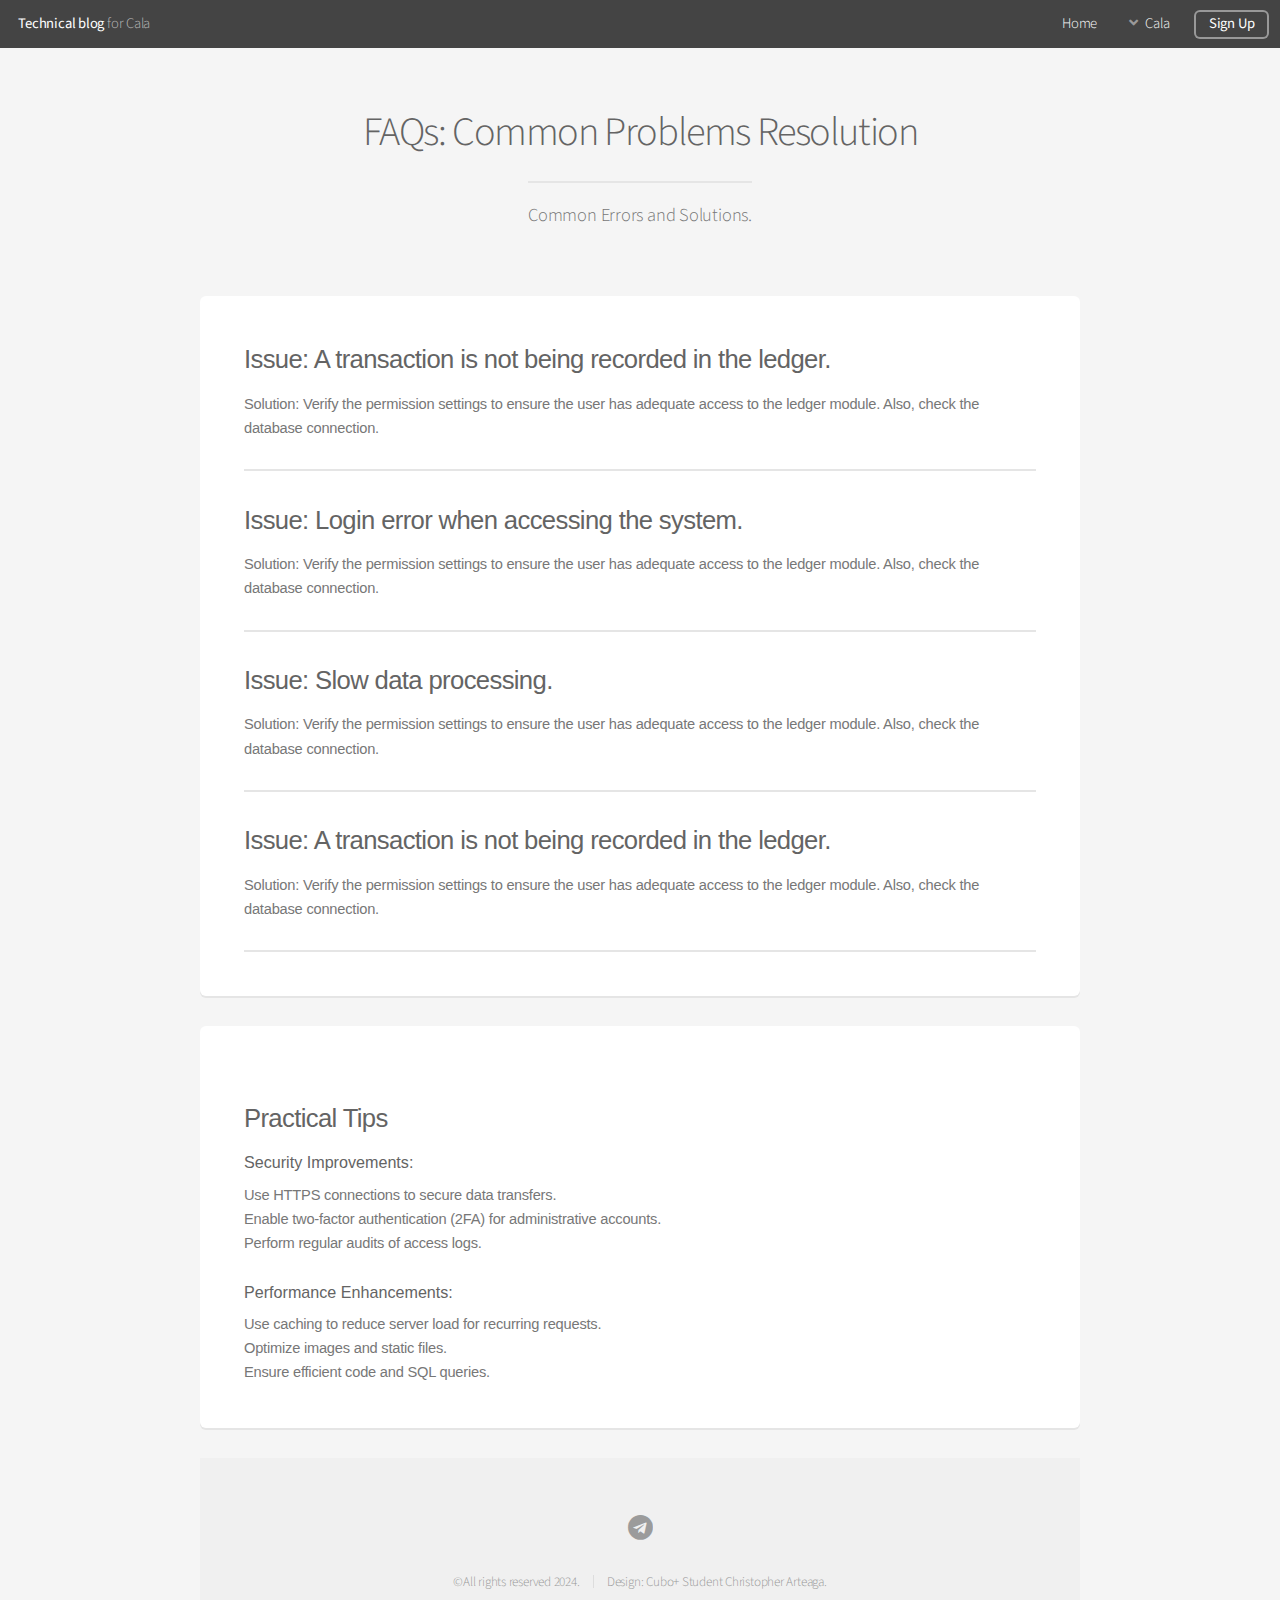
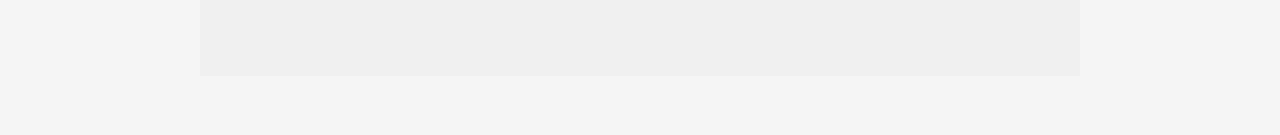
<file: elements.html>
<!DOCTYPE HTML>
<!--
	Alpha by HTML5 UP
	html5up.net | @ajlkn
	Free for personal and commercial use under the CCA 3.0 license (html5up.net/license)
-->
<html>
	<head>
		<title>Cala Software Solution</title>
		<meta charset="utf-8" />
		<link rel="icon" href="./images/code.png" type="image/x-icon">
		<meta name="viewport" content="width=device-width, initial-scale=1, user-scalable=no" />
		<link rel="stylesheet" href="assets/css/main.css" />
	</head>
	<body class="is-preload">
		<div id="page-wrapper">

			<!-- Header -->
			<header id="header">
				<h1><a href="index.html">Technical blog </a>for Cala</h1>
				<nav id="nav">
					<ul>
						<li><a href="index.html">Home</a></li>
						<li>
							<a href="#" class="icon solid fa-angle-down">Cala</a>
							<ul>
								<li><a href="generic.html">What does Cala mean?</a></li>
								<li><a href="./solution.html">Solution</a></li>
								<li><a href="elements.html">FAQs</a></li>
								<li>
									<a href="#">Resources</a>
									<ul>
										<li><a href="https://docs.rs/cala-ledger/latest/cala_ledger/" target="_blank" rel="noopener noreferrer">Cala ledger Doc</a></li>
										<li><a href="https://cala.sh/api-reference.html#introduction" target="_blank" rel="noopener noreferrer">Cala API</a></li>
									</ul>
								</li>
							</ul>
						</li>
						<li><a href="./index.html#apartado-especifico" class="button">Sign Up</a></li>
					</ul>
				</nav>
			</header>

			<!-- Main -->
				<section id="main" class="container">
					<header>
						<h2>FAQs: Common Problems Resolution</h2>
						<p>Common Errors and Solutions.</p>
					</header>
					<div class="row">
						<div class="col-12">

							<!-- Text -->
								<section class="box">
									<h3>Issue: A transaction is not being recorded in the ledger.</h3>
									<p>Solution: Verify the permission settings to ensure the user has adequate access to the ledger module. Also, check the database connection.
									</p>

									<hr />

									<h3>Issue: Login error when accessing the system.</h3>
									<p>Solution: Verify the permission settings to ensure the user has adequate access to the ledger module. Also, check the database connection.
									</p>

									<hr />

									<h3>Issue: Slow data processing.</h3>
									<p>Solution: Verify the permission settings to ensure the user has adequate access to the ledger module. Also, check the database connection.
									</p>

									<hr />

									<h3>Issue: A transaction is not being recorded in the ledger.</h3>
									<p>Solution: Verify the permission settings to ensure the user has adequate access to the ledger module. Also, check the database connection.
									</p>

									<hr />

								</section>

								<section class="box">
									<p><h3>Practical Tips</h3>
										<h4>Security Improvements:</h4>
										
										Use HTTPS connections to secure data transfers. <br>
										Enable two-factor authentication (2FA) for administrative accounts. <br>
										Perform regular audits of access logs. <br>
										<br>

										<h4>Performance Enhancements:</h4>
										
										Use caching to reduce server load for recurring requests. <br>
										Optimize images and static files. <br>
										Ensure efficient code and SQL queries.</p>
								</section>

			<!-- Footer -->
			<!-- Footer -->
			<footer id="footer">
				<ul class="icons">
					<li><a href="https://t.me/Chrisart23" class="icon brands fa-telegram"><span class="label">Telegram</span></a></li>
				</ul>
				<ul class="copyright">
					<li>&copy;All rights reserved 2024.</li><li>Design: Cubo+ Student Christopher Arteaga. </li>
				</ul>
			</footer>

		</div>

		<!-- Scripts -->
			<script src="assets/js/jquery.min.js"></script>
			<script src="assets/js/jquery.dropotron.min.js"></script>
			<script src="assets/js/jquery.scrollex.min.js"></script>
			<script src="assets/js/browser.min.js"></script>
			<script src="assets/js/breakpoints.min.js"></script>
			<script src="assets/js/util.js"></script>
			<script src="assets/js/main.js"></script>

	</body>
</html>
</file>
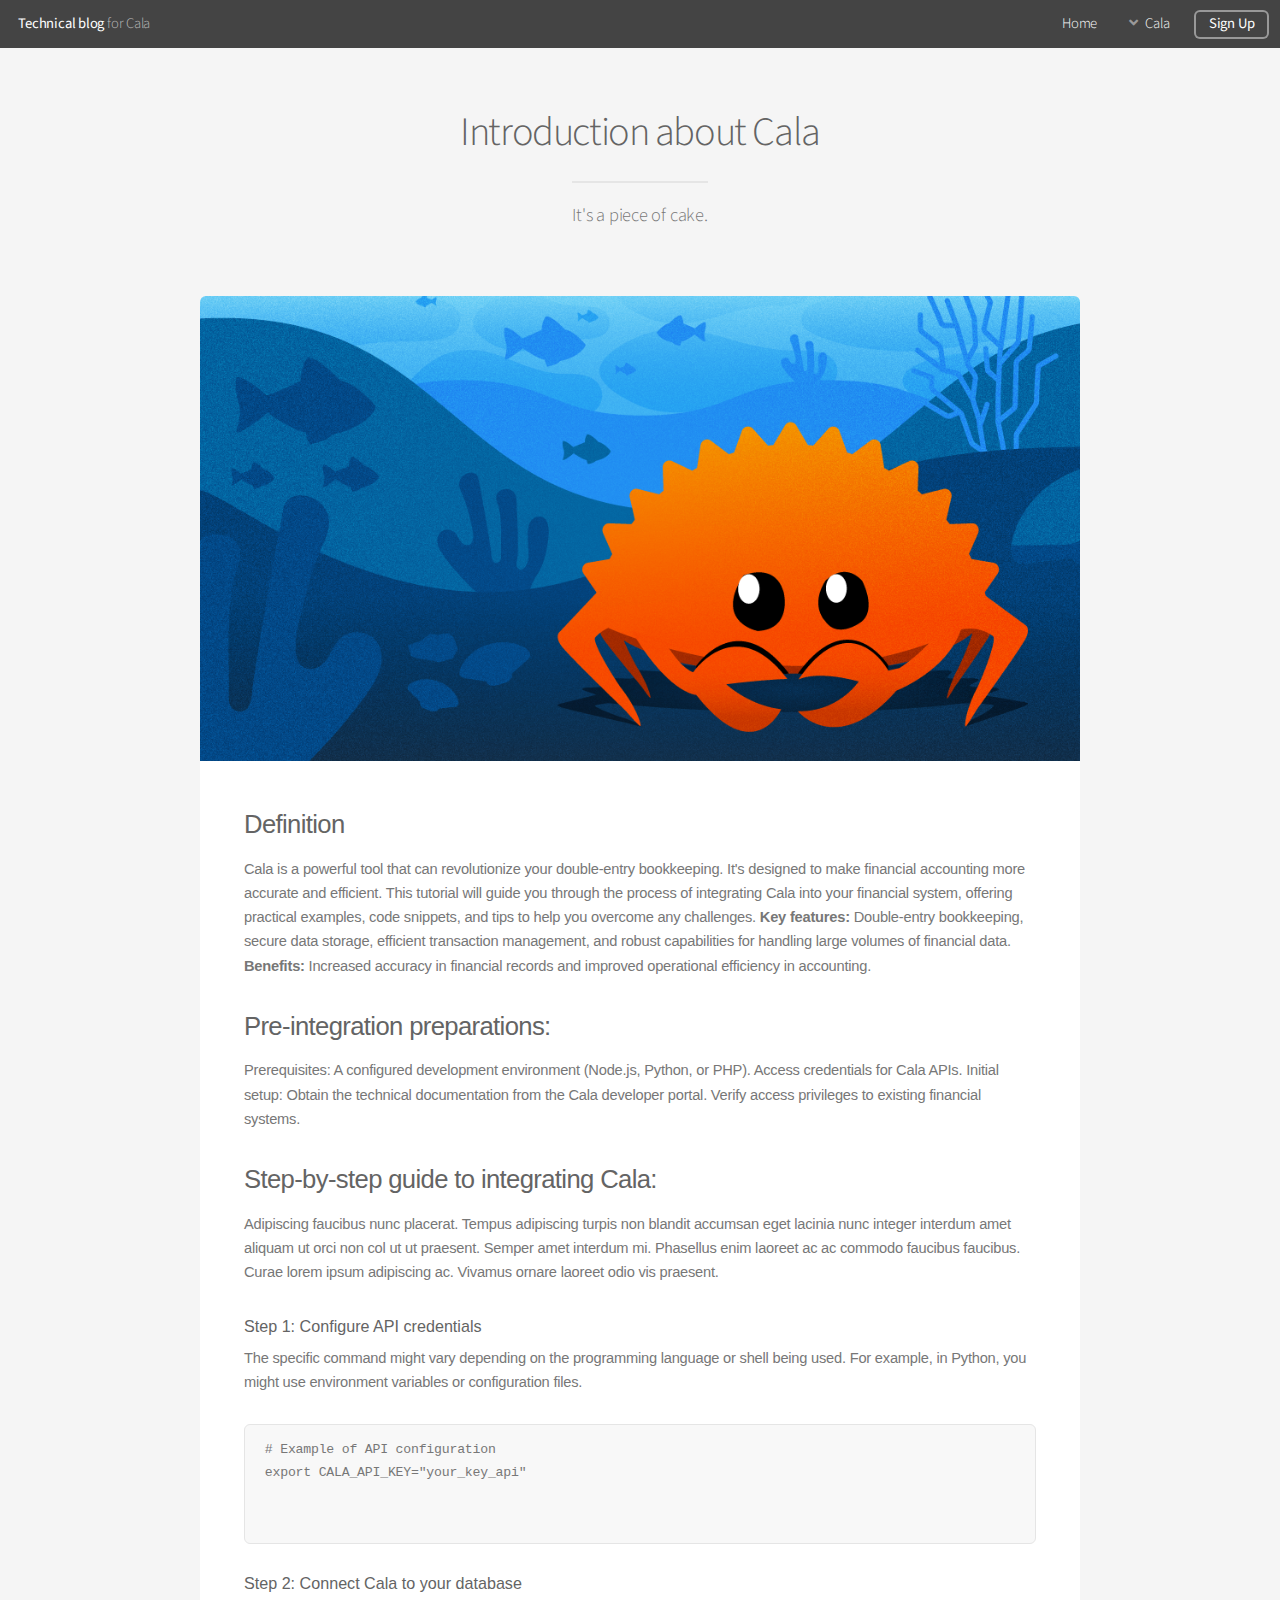
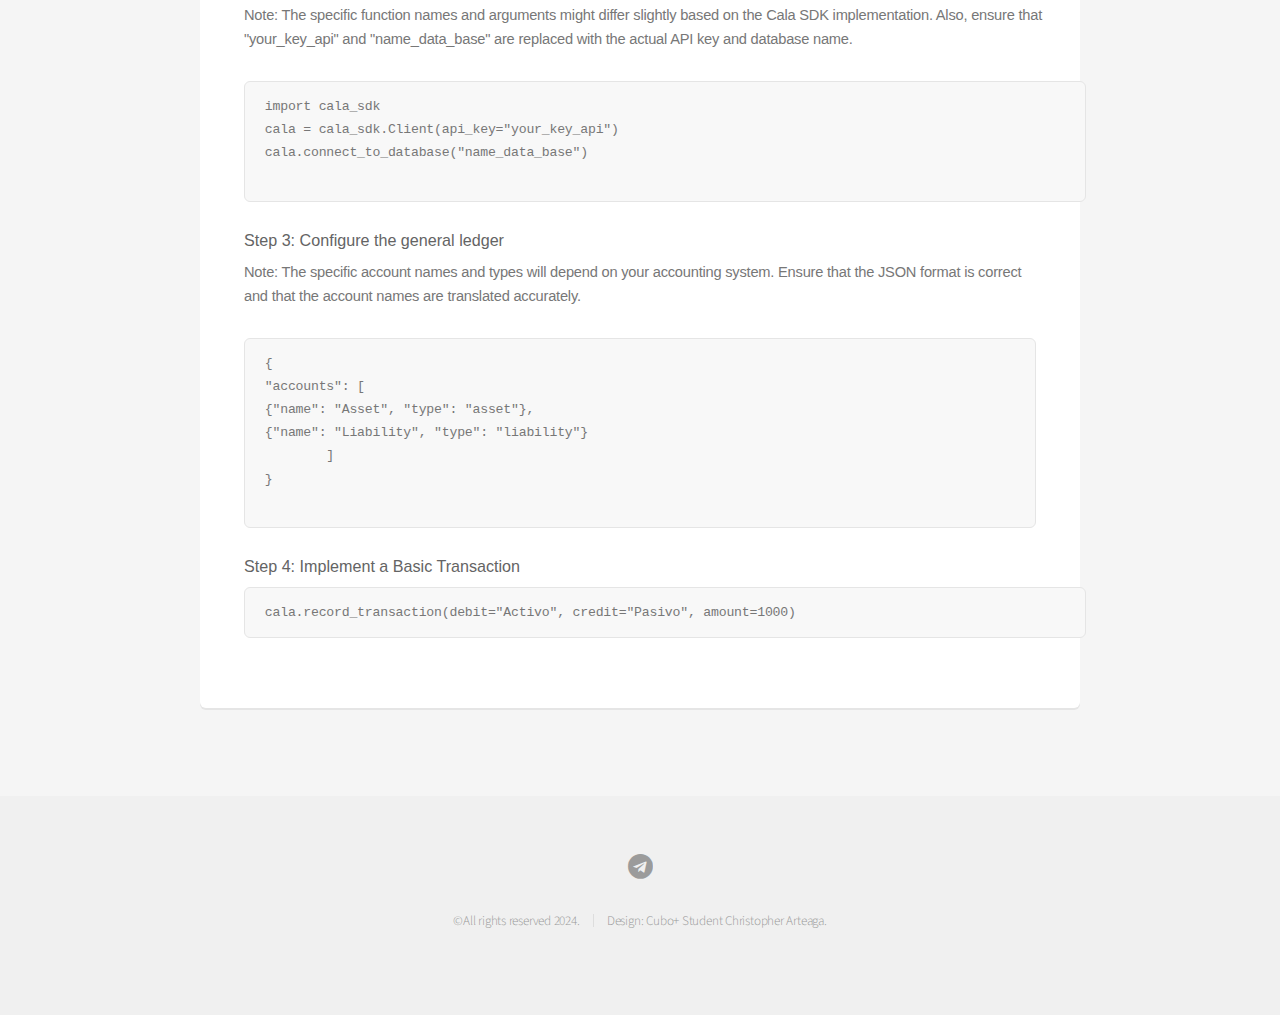
<file: generic.html>
<!DOCTYPE HTML>
<!--
	Alpha by HTML5 UP
	html5up.net | @ajlkn
	Free for personal and commercial use under the CCA 3.0 license (html5up.net/license)
-->
<html>
	<head>
		<title>Cala Software Solution</title>
		<meta charset="utf-8" />
		<meta name="viewport" content="width=device-width, initial-scale=1, user-scalable=no" />
		<link rel="icon" href="./images/code.png" type="image/x-icon">
		<link rel="stylesheet" href="assets/css/main.css" />
	</head>
	<body class="is-preload">
		<div id="page-wrapper">

			<!-- Header -->
				<header id="header">
					<h1><a href="index.html">Technical blog </a>for Cala</h1>
					<nav id="nav">
						<ul>
							<li><a href="index.html">Home</a></li>
							<li>
								<a href="#" class="icon solid fa-angle-down">Cala</a>
								<ul>
									<li><a href="generic.html">What does Cala mean?</a></li>
									<li><a href="./solution.html">Solution</a></li>
									<li><a href="elements.html">FAQs</a></li>
									<li>
										<a href="#">Resources</a>
										<ul>
											<li><a href="https://docs.rs/cala-ledger/latest/cala_ledger/" target="_blank" rel="noopener noreferrer">Cala ledger Doc</a></li>
											<li><a href="https://cala.sh/api-reference.html#introduction" target="_blank" rel="noopener noreferrer">Cala API</a></li>
										</ul>
									</li>
								</ul>
							</li>
							<li><a href="./index.html#apartado-especifico" class="button">Sign Up</a></li>
						</ul>
					</nav>
				</header>

			<!-- Main -->
				<section id="main" class="container">
					<header>
						<h2>Introduction about Cala</h2>
						<p>It's a piece of cake.</p>
					</header>
					<div class="box">
						<span class="image featured"><img src="images/rust-2.png" alt="" /></span>
						<h3>Definition</h3>
						<p>Cala is a powerful tool that can revolutionize your double-entry bookkeeping. It's designed to make financial accounting more accurate and efficient. This tutorial will guide you through the process of integrating Cala into your financial system, offering practical examples, code snippets, and tips to help you overcome any challenges. <span class="bold">Key features:</span> Double-entry bookkeeping, secure data storage, efficient transaction management, and robust capabilities for handling large volumes of financial data.<br>
							<span class="bold">Benefits:</span> Increased accuracy in financial records and improved operational efficiency in accounting.</p></p>
						<div class="row">
							<div class="row-6 row-12-mobilep">
								<h3>Pre-integration preparations:</h3>
								<p>Prerequisites:
									A configured development environment (Node.js, Python, or PHP).
									Access credentials for Cala APIs.
									Initial setup:
									Obtain the technical documentation from the Cala developer portal.
									Verify access privileges to existing financial systems.</p>
							</div>
							<div class="row-6 row-12-mobilep">
								<h3>Step-by-step guide to integrating Cala:</h3>
								<p>Adipiscing faucibus nunc placerat. Tempus adipiscing turpis non blandit accumsan eget lacinia nunc integer interdum amet aliquam ut orci non col ut ut praesent. Semper amet interdum mi. Phasellus enim laoreet ac ac commodo faucibus faucibus. Curae lorem ipsum adipiscing ac. Vivamus ornare laoreet odio vis praesent.</p>
							</div>

							<div class="row-6 row-12-mobilep">
								<h4>Step 1: Configure API credentials</h4>
								<p>The specific command might vary depending on the programming language or shell being used. For example, in Python, you might use environment variables or configuration files.</p>
									<pre>
# Example of API configuration
export CALA_API_KEY="your_key_api"
										
	</pre>
							</div>
							<div class="row-6 row-12-mobilep">
								<h4>Step 2: Connect Cala to your database</h4>
								<p>Note: The specific function names and arguments might differ slightly based on the Cala SDK implementation. Also, ensure that "your_key_api" and "name_data_base" are replaced with the actual API key and database name.</p>
									<pre>
import cala_sdk
cala = cala_sdk.Client(api_key="your_key_api")
cala.connect_to_database("name_data_base")                                                              
	</pre>
							</div>
							<div class="row-6 row-12-mobilep">
								<h4>Step 3: Configure the general ledger</h4>
								<p>Note: The specific account names and types will depend on your accounting system. Ensure that the JSON format is correct and that the account names are translated accurately.</p>
									<pre>
{
"accounts": [
{"name": "Asset", "type": "asset"},
{"name": "Liability", "type": "liability"}
	]
}							  
	</pre>
							</div>
							<div class="row-6 row-12-mobilep">
								<h4>Step 4: Implement a Basic Transaction</h4>
									<pre>
cala.record_transaction(debit="Activo", credit="Pasivo", amount=1000)		                        </pre>
							</div>
						</div>
					</div>
				</section>


				<!-- Footer -->
				<!-- Footer -->
				<footer id="footer">
					<ul class="icons">
						<li><a href="https://t.me/Chrisart23" class="icon brands fa-telegram"><span class="label">Telegram</span></a></li>
					</ul>
					<ul class="copyright">
						<li>&copy;All rights reserved 2024.</li><li>Design: Cubo+ Student Christopher Arteaga. </li>
					</ul>
				</footer>

		</div>

		<!-- Scripts -->
			<script src="assets/js/jquery.min.js"></script>
			<script src="assets/js/jquery.dropotron.min.js"></script>
			<script src="assets/js/jquery.scrollex.min.js"></script>
			<script src="assets/js/browser.min.js"></script>
			<script src="assets/js/breakpoints.min.js"></script>
			<script src="assets/js/util.js"></script>
			<script src="assets/js/main.js"></script>

	</body>
</html>
</file>
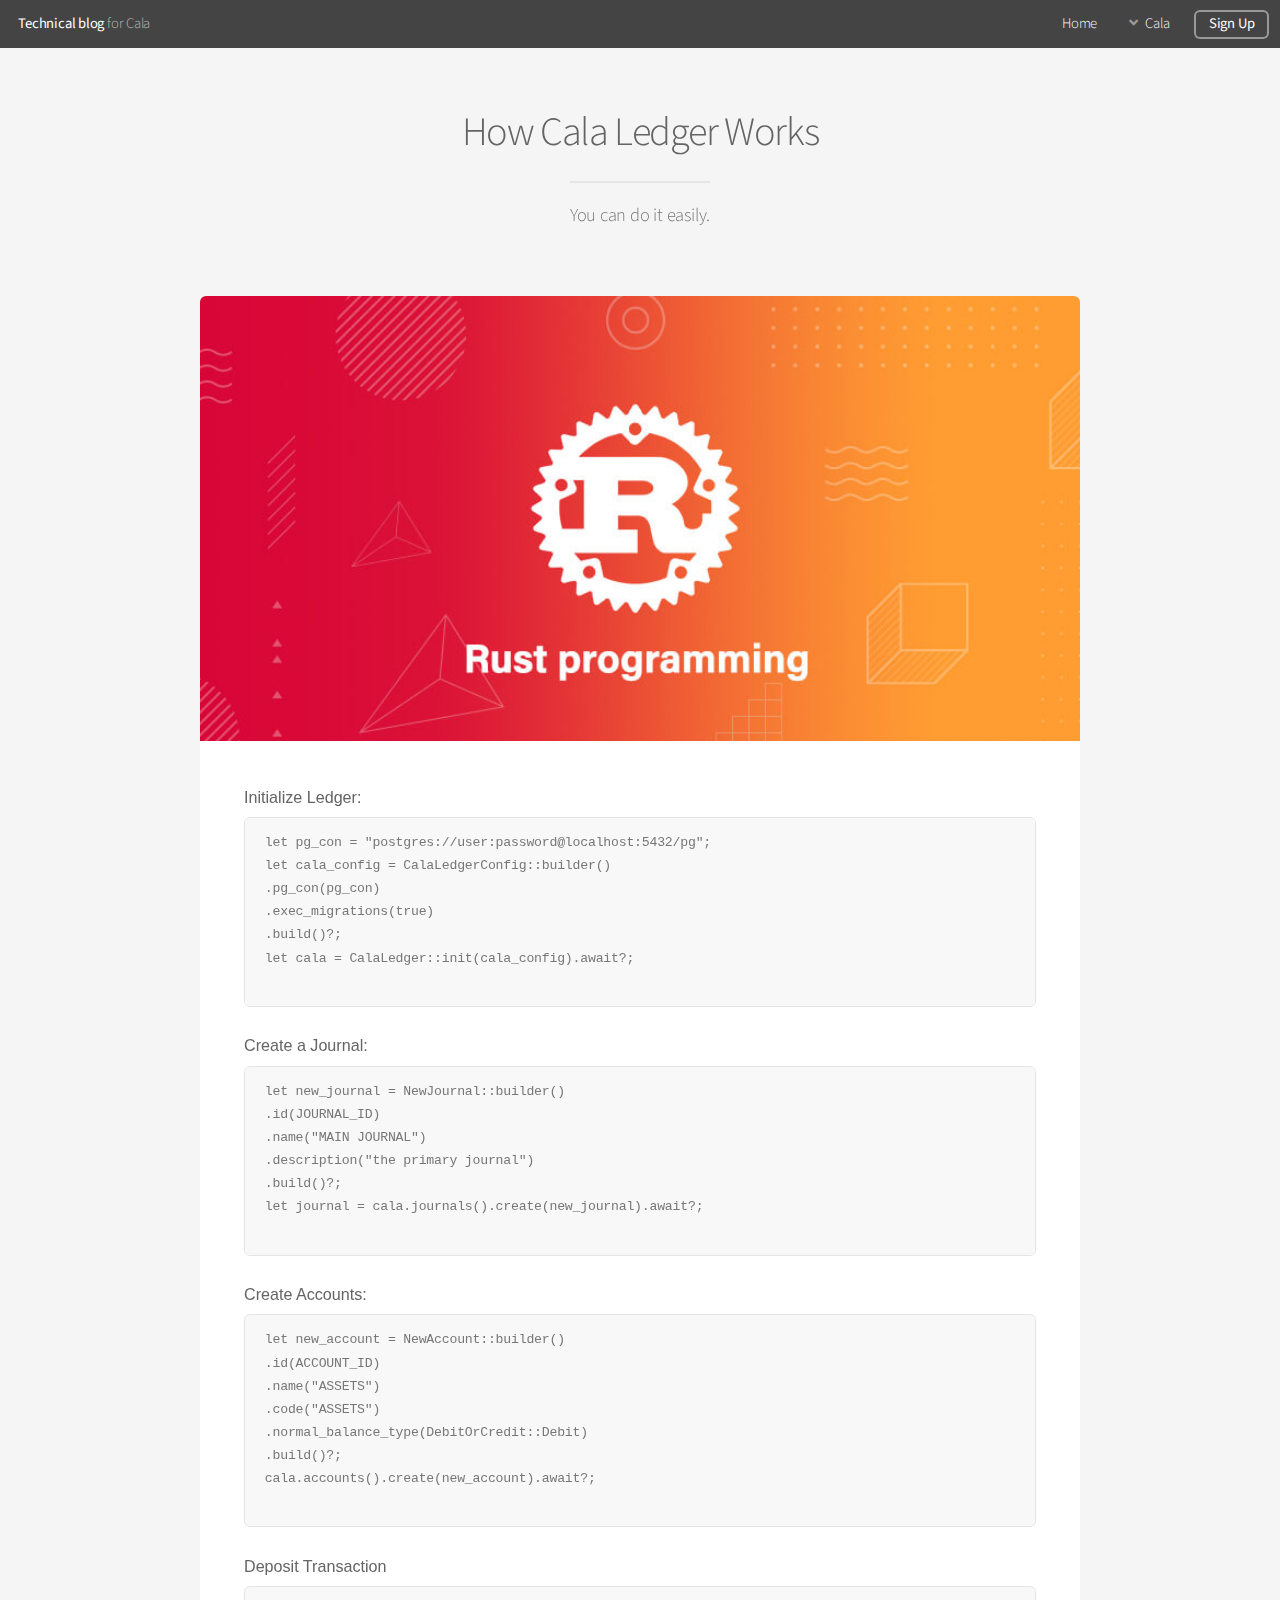
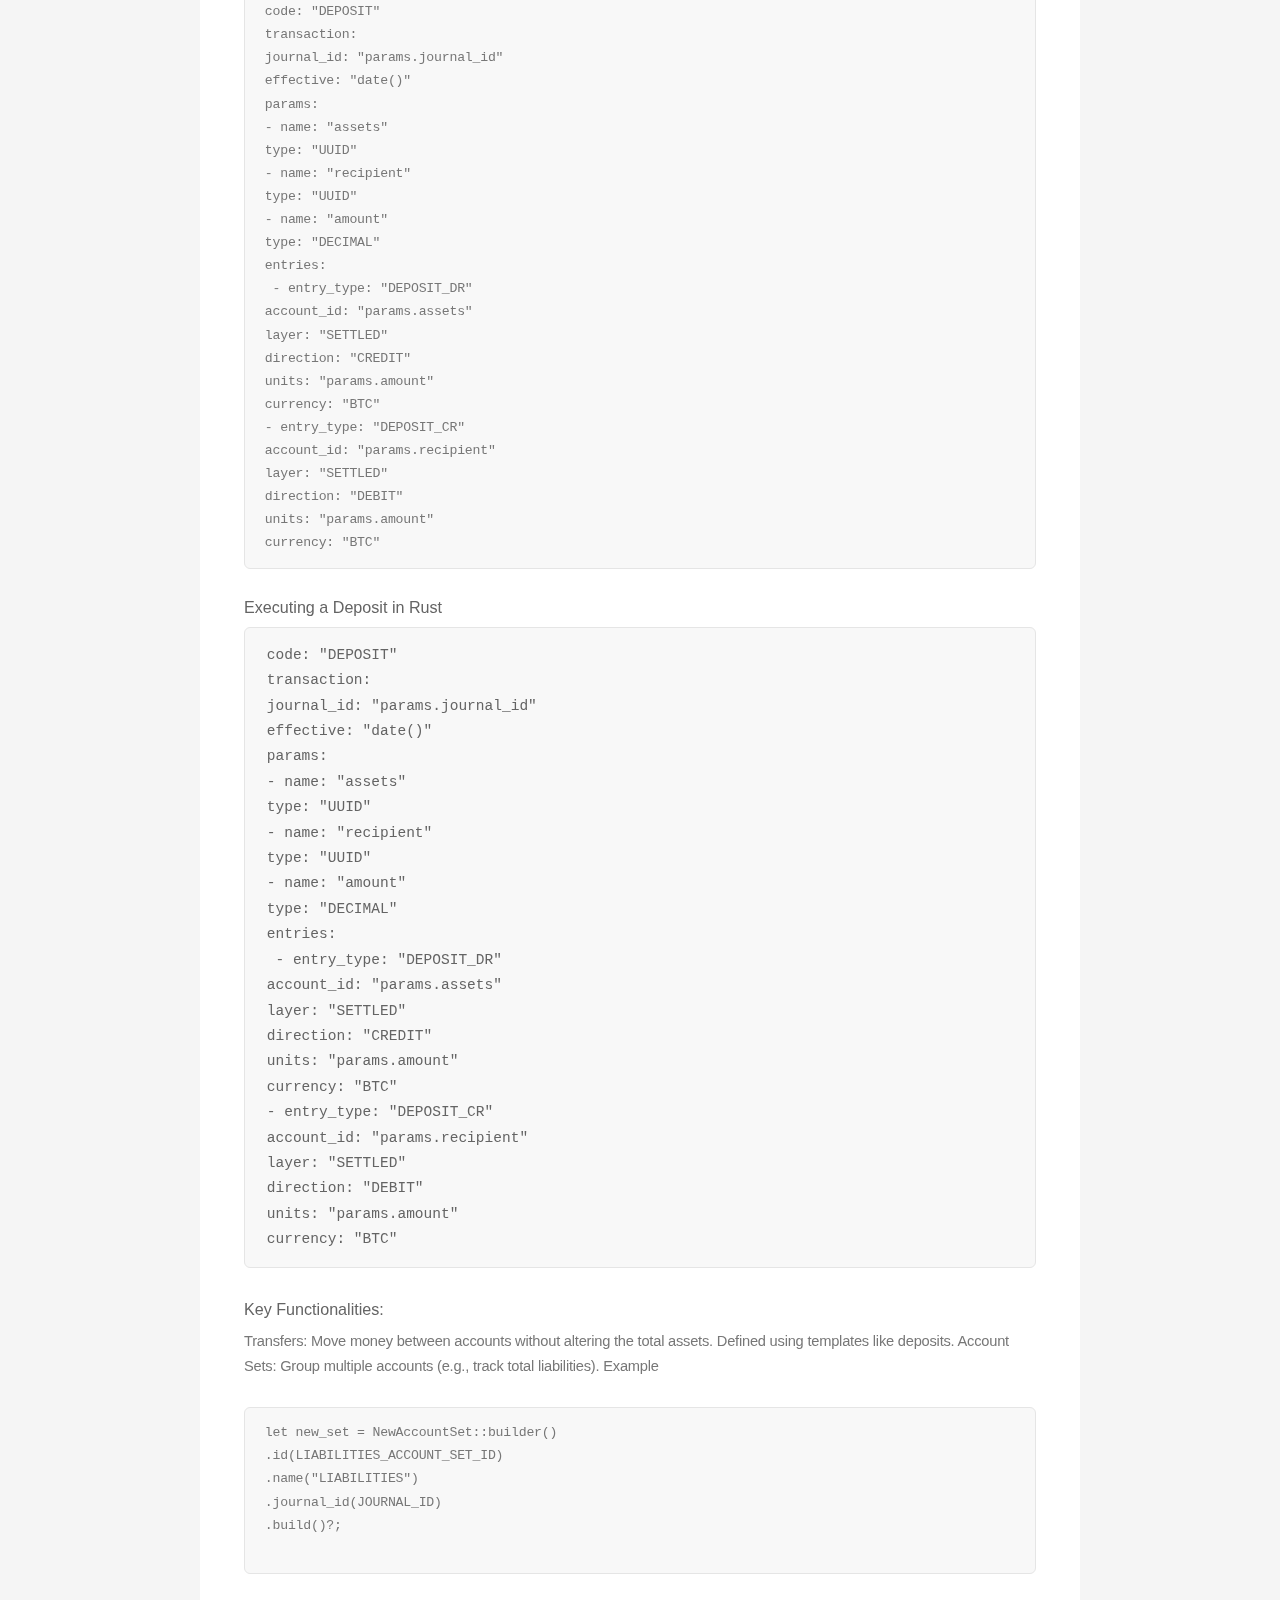
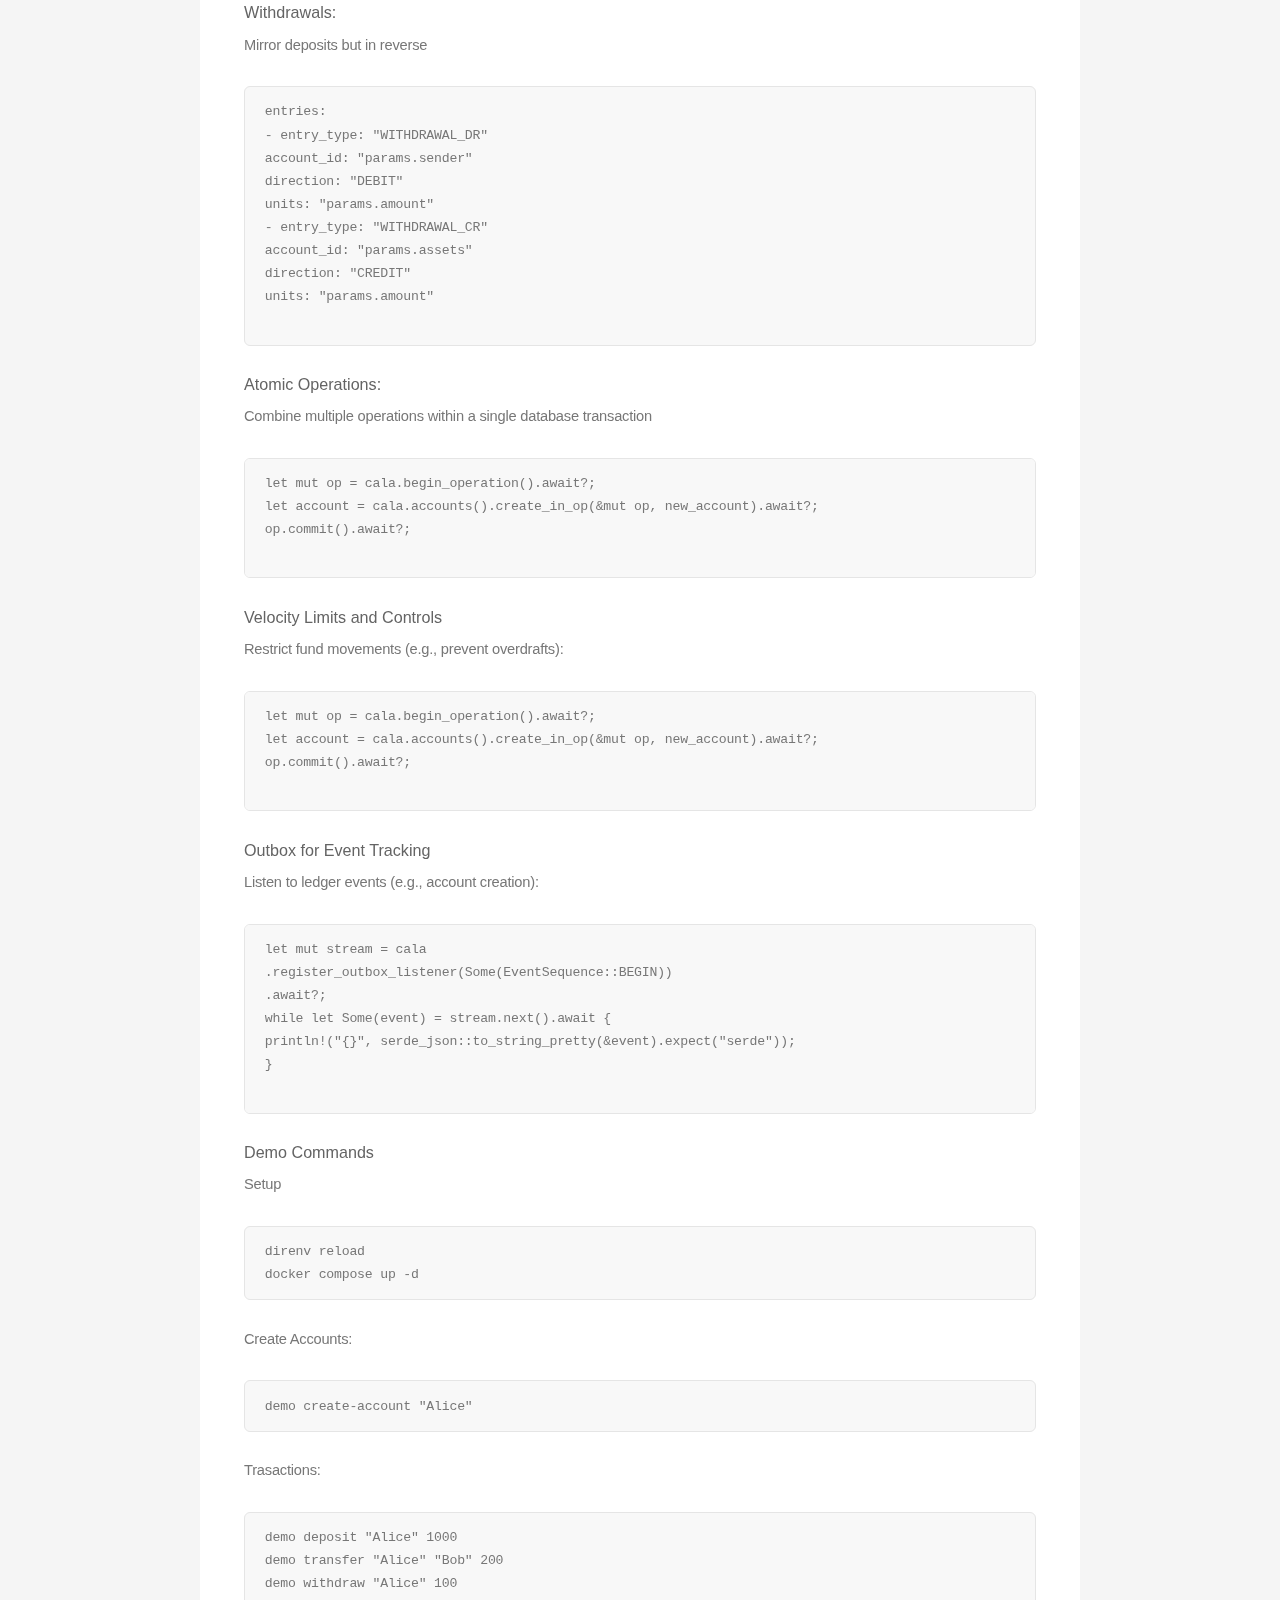
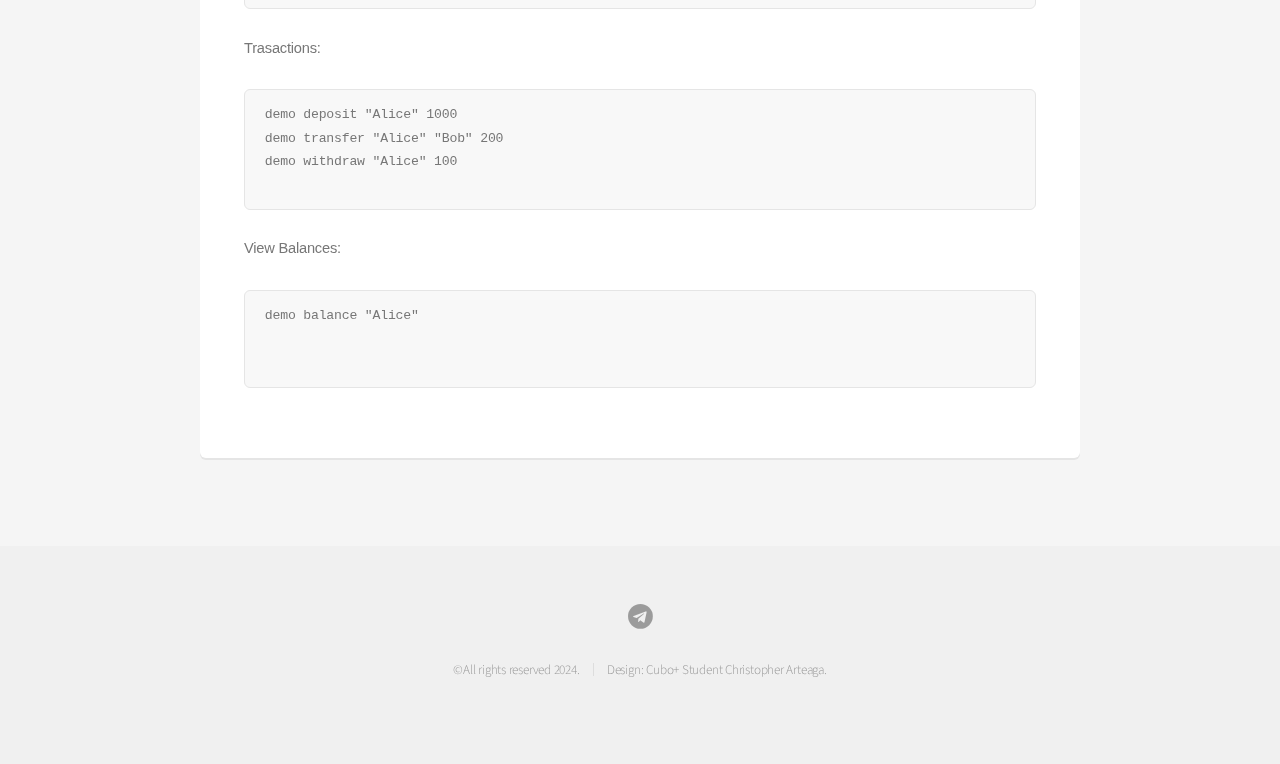
<file: solution.html>
<!DOCTYPE HTML>
<!--
	Alpha by HTML5 UP
	html5up.net | @ajlkn
	Free for personal and commercial use under the CCA 3.0 license (html5up.net/license)
-->
<html>
	<head>
		<title>Cala Software Solution</title>
		<meta charset="utf-8" />
		<meta name="viewport" content="width=device-width, initial-scale=1, user-scalable=no" />
		<link rel="icon" href="./images/code.png" type="image/x-icon">
		<link rel="stylesheet" href="assets/css/main.css" />
	</head>
	<body class="is-preload">
		<div id="page-wrapper">

			<!-- Header -->
				<header id="header">
					<h1><a href="index.html">Technical blog </a>for Cala</h1>
					<nav id="nav">
						<ul>
							<li><a href="index.html">Home</a></li>
							<li>
								<a href="#" class="icon solid fa-angle-down">Cala</a>
								<ul>
									<li><a href="generic.html">What does Cala mean?</a></li>
									<li><a href="./solution.html">Solution</a></li>
									<li><a href="elements.html">FAQs</a></li>
									<li>
										<a href="#">Resources</a>
										<ul>
											<li><a href="https://docs.rs/cala-ledger/latest/cala_ledger/" target="_blank" rel="noopener noreferrer">Cala ledger Doc</a></li>
											<li><a href="https://cala.sh/api-reference.html#introduction" target="_blank" rel="noopener noreferrer">Cala API</a></li>
										</ul>
									</li>
								</ul>
							</li>
							<li><a href="./index.html#apartado-especifico" class="button">Sign Up</a></li>
						</ul>
					</nav>
				</header>

			<!-- Main -->
				<section id="main" class="container">
					<header>
						<h2>How Cala Ledger Works</h2>
						<p>You can do it easily.</p>
					</header>
					<div class="box">
						<span class="image featured"><img src="images/rust-03.PNG" alt="" /></span>
							<div class="row-6 row-12-mobilep">
								<h4>Initialize Ledger:</h4>
									<pre>
let pg_con = "postgres://user:password@localhost:5432/pg";
let cala_config = CalaLedgerConfig::builder()
.pg_con(pg_con)
.exec_migrations(true)
.build()?;
let cala = CalaLedger::init(cala_config).await?;																			
	</pre>
							</div>
							<div class="row-6 row-12-mobilep">
								<h4>Create a Journal:</h4>
									<pre>
let new_journal = NewJournal::builder()
.id(JOURNAL_ID)
.name("MAIN JOURNAL")
.description("the primary journal")
.build()?;
let journal = cala.journals().create(new_journal).await?;																								  
	</pre>
							</div>
							<div class="row-6 row-12-mobilep">
								<h4>Create Accounts:</h4>
									<pre>
let new_account = NewAccount::builder()
.id(ACCOUNT_ID)
.name("ASSETS")
.code("ASSETS")
.normal_balance_type(DebitOrCredit::Debit)
.build()?;
cala.accounts().create(new_account).await?;						  
	</pre>
							</div>
							<div class="row-6 row-12-mobilep">
								<h4>Deposit Transaction</h4>
									<pre>
code: "DEPOSIT"
transaction:
journal_id: "params.journal_id"
effective: "date()"
params:
- name: "assets"
type: "UUID"
- name: "recipient"
type: "UUID"
- name: "amount"
type: "DECIMAL"
entries:
 - entry_type: "DEPOSIT_DR"
account_id: "params.assets"
layer: "SETTLED"
direction: "CREDIT"
units: "params.amount"
currency: "BTC"
- entry_type: "DEPOSIT_CR"
account_id: "params.recipient"
layer: "SETTLED"
direction: "DEBIT"
units: "params.amount"
currency: "BTC"</pre>
							</div>

							<div class="row-6 row-12-mobilep">
								<h4>Executing a Deposit in Rust<h4>
									<pre>
code: "DEPOSIT"
transaction:
journal_id: "params.journal_id"
effective: "date()"
params:
- name: "assets"
type: "UUID"
- name: "recipient"
type: "UUID"
- name: "amount"
type: "DECIMAL"
entries:
 - entry_type: "DEPOSIT_DR"
account_id: "params.assets"
layer: "SETTLED"
direction: "CREDIT"
units: "params.amount"
currency: "BTC"
- entry_type: "DEPOSIT_CR"
account_id: "params.recipient"
layer: "SETTLED"
direction: "DEBIT"
units: "params.amount"
currency: "BTC"</pre>
							</div>
							<div class="row-6 row-12-mobilep">
								<h4>Key Functionalities:</h4>
								<p>Transfers:
Move money between accounts without altering the total assets.
Defined using templates like deposits.
Account Sets:
Group multiple accounts (e.g., track total liabilities).
Example</p>
									<pre>
let new_set = NewAccountSet::builder()
.id(LIABILITIES_ACCOUNT_SET_ID)
.name("LIABILITIES")
.journal_id(JOURNAL_ID)
.build()?;
	</pre>
							</div>



							<div class="row-6 row-12-mobilep">
								<h4>Withdrawals:</h4>
								<p>Mirror deposits but in reverse</p>
									<pre>
entries:
- entry_type: "WITHDRAWAL_DR"
account_id: "params.sender"
direction: "DEBIT"
units: "params.amount"
- entry_type: "WITHDRAWAL_CR"
account_id: "params.assets"
direction: "CREDIT"
units: "params.amount"									  
	</pre>
							</div>

							<div class="row-6 row-12-mobilep">
								<h4>Atomic Operations:</h4>
								<p>Combine multiple operations within a single database transaction</p>
									<pre>
let mut op = cala.begin_operation().await?;
let account = cala.accounts().create_in_op(&mut op, new_account).await?;
op.commit().await?;																		  
	</pre>
							</div>


<div class="row-6 row-12-mobilep">
								<h4>Velocity Limits and Controls</h4>
								<p>Restrict fund movements (e.g., prevent overdrafts):</p>
									<pre>
let mut op = cala.begin_operation().await?;
let account = cala.accounts().create_in_op(&mut op, new_account).await?;
op.commit().await?;																		  
	</pre>
							</div>
							<div class="row-6 row-12-mobilep">
								<h4>Outbox for Event Tracking</h4>
								<p>Listen to ledger events (e.g., account creation):</p>
									<pre>
let mut stream = cala
.register_outbox_listener(Some(EventSequence::BEGIN))
.await?;
while let Some(event) = stream.next().await {
println!("{}", serde_json::to_string_pretty(&event).expect("serde"));
}
																											
</pre>
							</div>
							<div class="row-6 row-12-mobilep">
								<h4>Demo Commands</h4>
								<p>Setup</p>
									<pre>
direnv reload
docker compose up -d
</pre>
							</div>


<div class="row-6 row-12-mobilep">
			<p>Create Accounts:</p>
					<pre>
demo create-account "Alice"
</pre>
							</div>

							
<div class="row-6 row-12-mobilep">
			<p>Trasactions:</p>
					<pre>
demo deposit "Alice" 1000
demo transfer "Alice" "Bob" 200
demo withdraw "Alice" 100
</pre>
							</div>


							<div class="row-6 row-12-mobilep">
								<p>Trasactions:</p>
										<pre>
demo deposit "Alice" 1000
demo transfer "Alice" "Bob" 200
demo withdraw "Alice" 100
					</pre>
												</div>
												<div class="row-6 row-12-mobilep">
													<p>View Balances:</p>
															<pre>
demo balance "Alice"

										</pre>
																	</div>
						</div>
					</div>
				</div>
			</div>
					
				</section>

				

			<!-- Footer -->
			<!-- Footer -->
			<footer id="footer">
				<ul class="icons">
					<li><a href="https://t.me/Chrisart23" class="icon brands fa-telegram"><span class="label">Telegram</span></a></li>
				</ul>
				<ul class="copyright">
					<li>&copy;All rights reserved 2024.</li><li>Design: Cubo+ Student Christopher Arteaga. </li>
				</ul>
			</footer>

		</div>

		<!-- Scripts -->
			<script src="assets/js/jquery.min.js"></script>
			<script src="assets/js/jquery.dropotron.min.js"></script>
			<script src="assets/js/jquery.scrollex.min.js"></script>
			<script src="assets/js/browser.min.js"></script>
			<script src="assets/js/breakpoints.min.js"></script>
			<script src="assets/js/util.js"></script>
			<script src="assets/js/main.js"></script>

	</body>
</html>
</file>
<file: assets/css/main.css>
@import url("fontawesome-all.min.css");
@import url("https://fonts.googleapis.com/css?family=Source+Sans+Pro:300,400,300italic,400italic");

/*
	Alpha by HTML5 UP
	html5up.net | @ajlkn
	Free for personal and commercial use under the CCA 3.0 license (html5up.net/license)
*/

/* Reset */

/* Based on meyerweb.com/eric/tools/css/reset (v2.0 | 20110126 | License: public domain) */

	html, body, div, span, applet, object,
	iframe, h1, h2, h3, h4, h5, h6, p, blockquote,
	pre, a, abbr, acronym, address, big, cite,
	code, del, dfn, em, img, ins, kbd, q, s, samp,
	small, strike, strong, sub, sup, tt, var, b,
	u, i, center, dl, dt, dd, ol, ul, li, fieldset,
	form, label, legend, table, caption, tbody,
	tfoot, thead, tr, th, td, article, aside,
	canvas, details, embed, figure, figcaption,
	footer, header, hgroup, menu, nav, output, ruby,
	section, summary, time, mark, audio, video {
		margin: 0;
		padding: 0;
		border: 0;
		font-size: 100%;
		font: inherit;
		vertical-align: baseline;
	}

	article, aside, details, figcaption, figure,
	footer, header, hgroup, menu, nav, section {
		display: block;
	}

	body {
		line-height: 1;
	}

	ol, ul {
		list-style: none;
	}

	blockquote, q {
		quotes: none;
	}

		blockquote:before, blockquote:after, q:before, q:after {
			content: '';
			content: none;
		}

	table {
		border-collapse: collapse;
		border-spacing: 0;
	}


	.iconico{
		height: 6em;
		width: 6em;
	}

	body {
		-webkit-text-size-adjust: none;
	}

	mark {
		background-color: transparent;
		color: inherit;
	}

	input::-moz-focus-inner {
		border: 0;
		padding: 0;
	}

	input, select, textarea {
		-moz-appearance: none;
		-webkit-appearance: none;
		-ms-appearance: none;
		appearance: none;
	}

/* Basic */

	@-ms-viewport {
		width: device-width;
	}

	body {
		-ms-overflow-style: scrollbar;
	}

	@media screen and (max-width: 480px) {

		html, body {
			min-width: 320px;
		}

	}

	html {
		box-sizing: border-box;
	}

	*, *:before, *:after {
		box-sizing: inherit;
	}

	body {
		background: #f5f5f5;
	}

	body, input, select, textarea {
		color: #777;
		font-family: "Source Sans Pro", sans-serif;
		font-size: 16pt;
		font-weight: 300;
		line-height: 1.65em;
		letter-spacing: -0.015em;
	}

	a {
		-moz-transition: color 0.2s ease-in-out, border-bottom-color 0.2s ease-in-out;
		-webkit-transition: color 0.2s ease-in-out, border-bottom-color 0.2s ease-in-out;
		-ms-transition: color 0.2s ease-in-out, border-bottom-color 0.2s ease-in-out;
		transition: color 0.2s ease-in-out, border-bottom-color 0.2s ease-in-out;
		border-bottom: dotted 1px;
		color: #e89980;
		text-decoration: none;
	}

		a:hover {
			border-bottom-color: transparent;
		}

	strong, b {
		color: #646464;
		font-weight: 400;
	}

	em, i {
		font-style: italic;
	}

	p {
		margin: 0 0 2em 0;
	}

	h1, h2, h3, h4, h5, h6 {
		color: #646464;
		font-weight: 300;
		line-height: 1em;
		margin: 0 0 0.5em 0;
	}

		h1 a, h2 a, h3 a, h4 a, h5 a, h6 a {
			color: inherit;
			text-decoration: none;
		}

	h2 {
		font-size: 2.25em;
		line-height: 1.5em;
		letter-spacing: -0.035em;
	}

	h3 {
		font-size: 1.75em;
		line-height: 1.5em;
		letter-spacing: -0.025em;
	}

	h4 {
		font-size: 1.1em;
		line-height: 1.5em;
		letter-spacing: 0;
	}

	h5 {
		font-size: 0.9em;
		line-height: 1.5em;
		letter-spacing: 0;
	}

	h6 {
		font-size: 0.7em;
		line-height: 1.5em;
		letter-spacing: 0;
	}

	sub {
		font-size: 0.8em;
		position: relative;
		top: 0.5em;
	}

	sup {
		font-size: 0.8em;
		position: relative;
		top: -0.5em;
	}

	hr {
		border: 0;
		border-bottom: solid 2px #e5e5e5;
		margin: 2em 0;
	}

		hr.major {
			margin: 3em 0;
		}

	blockquote {
		border-left: solid 4px #e5e5e5;
		font-style: italic;
		margin: 0 0 2em 0;
		padding: 0.5em 0 0.5em 2em;
	}

	pre {
		-webkit-overflow-scrolling: touch;
		background: #f8f8f8;
		border-radius: 6px;
		border: solid 1px #e5e5e5;
		font-family: monospace;
		font-size: 0.9em;
		line-height: 1.75em;
		margin: 0 0 2em 0;
		overflow-x: auto;
		padding: 1em 1.5em;
	}

	code {
		background: #f8f8f8;
		border-radius: 6px;
		border: solid 1px #e5e5e5;
		font-family: monospace;
		font-size: 0.9em;
		margin: 0 0.25em;
		padding: 0.25em 0.65em;
	}

	.align-left {
		text-align: left;
	}

	.align-center {
		text-align: center;
	}

	.align-right {
		text-align: right;
	}

/* Row */

	.row {
		display: flex;
		flex-wrap: wrap;
		box-sizing: border-box;
		align-items: stretch;
	}

		.row > * {
			box-sizing: border-box;
		}

		.row.gtr-uniform > * > :last-child {
			margin-bottom: 0;
		}

		.row.aln-left {
			justify-content: flex-start;
		}

		.row.aln-center {
			justify-content: center;
		}

		.row.aln-right {
			justify-content: flex-end;
		}

		.row.aln-top {
			align-items: flex-start;
		}

		.row.aln-middle {
			align-items: center;
		}

		.row.aln-bottom {
			align-items: flex-end;
		}

		.row > .imp {
			order: -1;
		}

		.row > .col-1 {
			width: 8.33333%;
		}

		.row > .off-1 {
			margin-left: 8.33333%;
		}

		.row > .col-2 {
			width: 16.66667%;
		}

		.row > .off-2 {
			margin-left: 16.66667%;
		}

		.row > .col-3 {
			width: 25%;
		}

		.row > .off-3 {
			margin-left: 25%;
		}

		.row > .col-4 {
			width: 33.33333%;
		}

		.row > .off-4 {
			margin-left: 33.33333%;
		}

		.row > .col-5 {
			width: 41.66667%;
		}

		.row > .off-5 {
			margin-left: 41.66667%;
		}

		.row > .col-6 {
			width: 50%;
		}

		.row > .off-6 {
			margin-left: 50%;
		}

		.row > .col-7 {
			width: 58.33333%;
		}

		.row > .off-7 {
			margin-left: 58.33333%;
		}

		.row > .col-8 {
			width: 66.66667%;
		}

		.row > .off-8 {
			margin-left: 66.66667%;
		}

		.row > .col-9 {
			width: 75%;
		}

		.row > .off-9 {
			margin-left: 75%;
		}

		.row > .col-10 {
			width: 83.33333%;
		}

		.row > .off-10 {
			margin-left: 83.33333%;
		}

		.row > .col-11 {
			width: 91.66667%;
		}

		.row > .off-11 {
			margin-left: 91.66667%;
		}

		.row > .col-12 {
			width: 100%;
		}

		.row > .off-12 {
			margin-left: 100%;
		}

		.row.gtr-0 {
			margin-top: 0;
			margin-left: 0em;
		}

			.row.gtr-0 > * {
				padding: 0 0 0 0em;
			}

			.row.gtr-0.gtr-uniform {
				margin-top: 0em;
			}

				.row.gtr-0.gtr-uniform > * {
					padding-top: 0em;
				}

		.row.gtr-25 {
			margin-top: 0;
			margin-left: -0.5em;
		}

			.row.gtr-25 > * {
				padding: 0 0 0 0.5em;
			}

			.row.gtr-25.gtr-uniform {
				margin-top: -0.5em;
			}

				.row.gtr-25.gtr-uniform > * {
					padding-top: 0.5em;
				}

		.row.gtr-50 {
			margin-top: 0;
			margin-left: -1em;
		}

			.row.gtr-50 > * {
				padding: 0 0 0 1em;
			}

			.row.gtr-50.gtr-uniform {
				margin-top: -1em;
			}

				.row.gtr-50.gtr-uniform > * {
					padding-top: 1em;
				}

		.row {
			margin-top: 0;
			margin-left: -2em;
		}

			.row > * {
				padding: 0 0 0 2em;
			}

			.row.gtr-uniform {
				margin-top: -2em;
			}

				.row.gtr-uniform > * {
					padding-top: 2em;
				}

		.row.gtr-150 {
			margin-top: 0;
			margin-left: -3em;
		}

			.row.gtr-150 > * {
				padding: 0 0 0 3em;
			}

			.row.gtr-150.gtr-uniform {
				margin-top: -3em;
			}

				.row.gtr-150.gtr-uniform > * {
					padding-top: 3em;
				}

		.row.gtr-200 {
			margin-top: 0;
			margin-left: -4em;
		}

			.row.gtr-200 > * {
				padding: 0 0 0 4em;
			}

			.row.gtr-200.gtr-uniform {
				margin-top: -4em;
			}

				.row.gtr-200.gtr-uniform > * {
					padding-top: 4em;
				}

		@media screen and (max-width: 1680px) {

			.row {
				display: flex;
				flex-wrap: wrap;
				box-sizing: border-box;
				align-items: stretch;
			}

				.row > * {
					box-sizing: border-box;
				}

				.row.gtr-uniform > * > :last-child {
					margin-bottom: 0;
				}

				.row.aln-left {
					justify-content: flex-start;
				}

				.row.aln-center {
					justify-content: center;
				}

				.row.aln-right {
					justify-content: flex-end;
				}

				.row.aln-top {
					align-items: flex-start;
				}

				.row.aln-middle {
					align-items: center;
				}

				.row.aln-bottom {
					align-items: flex-end;
				}

				.row > .imp-wide {
					order: -1;
				}

				.row > .col-1-wide {
					width: 8.33333%;
				}

				.row > .off-1-wide {
					margin-left: 8.33333%;
				}

				.row > .col-2-wide {
					width: 16.66667%;
				}

				.row > .off-2-wide {
					margin-left: 16.66667%;
				}

				.row > .col-3-wide {
					width: 25%;
				}

				.row > .off-3-wide {
					margin-left: 25%;
				}

				.row > .col-4-wide {
					width: 33.33333%;
				}

				.row > .off-4-wide {
					margin-left: 33.33333%;
				}

				.row > .col-5-wide {
					width: 41.66667%;
				}

				.row > .off-5-wide {
					margin-left: 41.66667%;
				}

				.row > .col-6-wide {
					width: 50%;
				}

				.row > .off-6-wide {
					margin-left: 50%;
				}

				.row > .col-7-wide {
					width: 58.33333%;
				}

				.row > .off-7-wide {
					margin-left: 58.33333%;
				}

				.row > .col-8-wide {
					width: 66.66667%;
				}

				.row > .off-8-wide {
					margin-left: 66.66667%;
				}

				.row > .col-9-wide {
					width: 75%;
				}

				.row > .off-9-wide {
					margin-left: 75%;
				}

				.row > .col-10-wide {
					width: 83.33333%;
				}

				.row > .off-10-wide {
					margin-left: 83.33333%;
				}

				.row > .col-11-wide {
					width: 91.66667%;
				}

				.row > .off-11-wide {
					margin-left: 91.66667%;
				}

				.row > .col-12-wide {
					width: 100%;
				}

				.row > .off-12-wide {
					margin-left: 100%;
				}

				.row.gtr-0 {
					margin-top: 0;
					margin-left: 0em;
				}

					.row.gtr-0 > * {
						padding: 0 0 0 0em;
					}

					.row.gtr-0.gtr-uniform {
						margin-top: 0em;
					}

						.row.gtr-0.gtr-uniform > * {
							padding-top: 0em;
						}

				.row.gtr-25 {
					margin-top: 0;
					margin-left: -0.5em;
				}

					.row.gtr-25 > * {
						padding: 0 0 0 0.5em;
					}

					.row.gtr-25.gtr-uniform {
						margin-top: -0.5em;
					}

						.row.gtr-25.gtr-uniform > * {
							padding-top: 0.5em;
						}

				.row.gtr-50 {
					margin-top: 0;
					margin-left: -1em;
				}

					.row.gtr-50 > * {
						padding: 0 0 0 1em;
					}

					.row.gtr-50.gtr-uniform {
						margin-top: -1em;
					}

						.row.gtr-50.gtr-uniform > * {
							padding-top: 1em;
						}

				.row {
					margin-top: 0;
					margin-left: -2em;
				}

					.row > * {
						padding: 0 0 0 2em;
					}

					.row.gtr-uniform {
						margin-top: -2em;
					}

						.row.gtr-uniform > * {
							padding-top: 2em;
						}

				.row.gtr-150 {
					margin-top: 0;
					margin-left: -3em;
				}

					.row.gtr-150 > * {
						padding: 0 0 0 3em;
					}

					.row.gtr-150.gtr-uniform {
						margin-top: -3em;
					}

						.row.gtr-150.gtr-uniform > * {
							padding-top: 3em;
						}

				.row.gtr-200 {
					margin-top: 0;
					margin-left: -4em;
				}

					.row.gtr-200 > * {
						padding: 0 0 0 4em;
					}

					.row.gtr-200.gtr-uniform {
						margin-top: -4em;
					}

						.row.gtr-200.gtr-uniform > * {
							padding-top: 4em;
						}

		}

		@media screen and (max-width: 1280px) {

			.row {
				display: flex;
				flex-wrap: wrap;
				box-sizing: border-box;
				align-items: stretch;
			}

				.row > * {
					box-sizing: border-box;
				}

				.row.gtr-uniform > * > :last-child {
					margin-bottom: 0;
				}

				.row.aln-left {
					justify-content: flex-start;
				}

				.row.aln-center {
					justify-content: center;
				}

				.row.aln-right {
					justify-content: flex-end;
				}

				.row.aln-top {
					align-items: flex-start;
				}

				.row.aln-middle {
					align-items: center;
				}

				.row.aln-bottom {
					align-items: flex-end;
				}

				.row > .imp-normal {
					order: -1;
				}

				.row > .col-1-normal {
					width: 8.33333%;
				}

				.row > .off-1-normal {
					margin-left: 8.33333%;
				}

				.row > .col-2-normal {
					width: 16.66667%;
				}

				.row > .off-2-normal {
					margin-left: 16.66667%;
				}

				.row > .col-3-normal {
					width: 25%;
				}

				.row > .off-3-normal {
					margin-left: 25%;
				}

				.row > .col-4-normal {
					width: 33.33333%;
				}

				.row > .off-4-normal {
					margin-left: 33.33333%;
				}

				.row > .col-5-normal {
					width: 41.66667%;
				}

				.row > .off-5-normal {
					margin-left: 41.66667%;
				}

				.row > .col-6-normal {
					width: 50%;
				}

				.row > .off-6-normal {
					margin-left: 50%;
				}

				.row > .col-7-normal {
					width: 58.33333%;
				}

				.row > .off-7-normal {
					margin-left: 58.33333%;
				}

				.row > .col-8-normal {
					width: 66.66667%;
				}

				.row > .off-8-normal {
					margin-left: 66.66667%;
				}

				.row > .col-9-normal {
					width: 75%;
				}

				.row > .off-9-normal {
					margin-left: 75%;
				}

				.row > .col-10-normal {
					width: 83.33333%;
				}

				.row > .off-10-normal {
					margin-left: 83.33333%;
				}

				.row > .col-11-normal {
					width: 91.66667%;
				}

				.row > .off-11-normal {
					margin-left: 91.66667%;
				}

				.row > .col-12-normal {
					width: 100%;
				}

				.row > .off-12-normal {
					margin-left: 100%;
				}

				.row.gtr-0 {
					margin-top: 0;
					margin-left: 0em;
				}

					.row.gtr-0 > * {
						padding: 0 0 0 0em;
					}

					.row.gtr-0.gtr-uniform {
						margin-top: 0em;
					}

						.row.gtr-0.gtr-uniform > * {
							padding-top: 0em;
						}

				.row.gtr-25 {
					margin-top: 0;
					margin-left: -0.5em;
				}

					.row.gtr-25 > * {
						padding: 0 0 0 0.5em;
					}

					.row.gtr-25.gtr-uniform {
						margin-top: -0.5em;
					}

						.row.gtr-25.gtr-uniform > * {
							padding-top: 0.5em;
						}

				.row.gtr-50 {
					margin-top: 0;
					margin-left: -1em;
				}

					.row.gtr-50 > * {
						padding: 0 0 0 1em;
					}

					.row.gtr-50.gtr-uniform {
						margin-top: -1em;
					}

						.row.gtr-50.gtr-uniform > * {
							padding-top: 1em;
						}

				.row {
					margin-top: 0;
					margin-left: -2em;
				}

					.row > * {
						padding: 0 0 0 2em;
					}

					.row.gtr-uniform {
						margin-top: -2em;
					}

						.row.gtr-uniform > * {
							padding-top: 2em;
						}

				.row.gtr-150 {
					margin-top: 0;
					margin-left: -3em;
				}

					.row.gtr-150 > * {
						padding: 0 0 0 3em;
					}

					.row.gtr-150.gtr-uniform {
						margin-top: -3em;
					}

						.row.gtr-150.gtr-uniform > * {
							padding-top: 3em;
						}

				.row.gtr-200 {
					margin-top: 0;
					margin-left: -4em;
				}

					.row.gtr-200 > * {
						padding: 0 0 0 4em;
					}

					.row.gtr-200.gtr-uniform {
						margin-top: -4em;
					}

						.row.gtr-200.gtr-uniform > * {
							padding-top: 4em;
						}

		}

		@media screen and (max-width: 980px) {

			.row {
				display: flex;
				flex-wrap: wrap;
				box-sizing: border-box;
				align-items: stretch;
			}

				.row > * {
					box-sizing: border-box;
				}

				.row.gtr-uniform > * > :last-child {
					margin-bottom: 0;
				}

				.row.aln-left {
					justify-content: flex-start;
				}

				.row.aln-center {
					justify-content: center;
				}

				.row.aln-right {
					justify-content: flex-end;
				}

				.row.aln-top {
					align-items: flex-start;
				}

				.row.aln-middle {
					align-items: center;
				}

				.row.aln-bottom {
					align-items: flex-end;
				}

				.row > .imp-narrow {
					order: -1;
				}

				.row > .col-1-narrow {
					width: 8.33333%;
				}

				.row > .off-1-narrow {
					margin-left: 8.33333%;
				}

				.row > .col-2-narrow {
					width: 16.66667%;
				}

				.row > .off-2-narrow {
					margin-left: 16.66667%;
				}

				.row > .col-3-narrow {
					width: 25%;
				}

				.row > .off-3-narrow {
					margin-left: 25%;
				}

				.row > .col-4-narrow {
					width: 33.33333%;
				}

				.row > .off-4-narrow {
					margin-left: 33.33333%;
				}

				.row > .col-5-narrow {
					width: 41.66667%;
				}

				.row > .off-5-narrow {
					margin-left: 41.66667%;
				}

				.row > .col-6-narrow {
					width: 50%;
				}

				.row > .off-6-narrow {
					margin-left: 50%;
				}

				.row > .col-7-narrow {
					width: 58.33333%;
				}

				.row > .off-7-narrow {
					margin-left: 58.33333%;
				}

				.row > .col-8-narrow {
					width: 66.66667%;
				}

				.row > .off-8-narrow {
					margin-left: 66.66667%;
				}

				.row > .col-9-narrow {
					width: 75%;
				}

				.row > .off-9-narrow {
					margin-left: 75%;
				}

				.row > .col-10-narrow {
					width: 83.33333%;
				}

				.row > .off-10-narrow {
					margin-left: 83.33333%;
				}

				.row > .col-11-narrow {
					width: 91.66667%;
				}

				.row > .off-11-narrow {
					margin-left: 91.66667%;
				}

				.row > .col-12-narrow {
					width: 100%;
				}

				.row > .off-12-narrow {
					margin-left: 100%;
				}

				.row.gtr-0 {
					margin-top: 0;
					margin-left: 0em;
				}

					.row.gtr-0 > * {
						padding: 0 0 0 0em;
					}

					.row.gtr-0.gtr-uniform {
						margin-top: 0em;
					}

						.row.gtr-0.gtr-uniform > * {
							padding-top: 0em;
						}

				.row.gtr-25 {
					margin-top: 0;
					margin-left: -0.5em;
				}

					.row.gtr-25 > * {
						padding: 0 0 0 0.5em;
					}

					.row.gtr-25.gtr-uniform {
						margin-top: -0.5em;
					}

						.row.gtr-25.gtr-uniform > * {
							padding-top: 0.5em;
						}

				.row.gtr-50 {
					margin-top: 0;
					margin-left: -1em;
				}

					.row.gtr-50 > * {
						padding: 0 0 0 1em;
					}

					.row.gtr-50.gtr-uniform {
						margin-top: -1em;
					}

						.row.gtr-50.gtr-uniform > * {
							padding-top: 1em;
						}

				.row {
					margin-top: 0;
					margin-left: -2em;
				}

					.row > * {
						padding: 0 0 0 2em;
					}

					.row.gtr-uniform {
						margin-top: -2em;
					}

						.row.gtr-uniform > * {
							padding-top: 2em;
						}

				.row.gtr-150 {
					margin-top: 0;
					margin-left: -3em;
				}

					.row.gtr-150 > * {
						padding: 0 0 0 3em;
					}

					.row.gtr-150.gtr-uniform {
						margin-top: -3em;
					}

						.row.gtr-150.gtr-uniform > * {
							padding-top: 3em;
						}

				.row.gtr-200 {
					margin-top: 0;
					margin-left: -4em;
				}

					.row.gtr-200 > * {
						padding: 0 0 0 4em;
					}

					.row.gtr-200.gtr-uniform {
						margin-top: -4em;
					}

						.row.gtr-200.gtr-uniform > * {
							padding-top: 4em;
						}

		}

		@media screen and (max-width: 840px) {

			.row {
				display: flex;
				flex-wrap: wrap;
				box-sizing: border-box;
				align-items: stretch;
			}

				.row > * {
					box-sizing: border-box;
				}

				.row.gtr-uniform > * > :last-child {
					margin-bottom: 0;
				}

				.row.aln-left {
					justify-content: flex-start;
				}

				.row.aln-center {
					justify-content: center;
				}

				.row.aln-right {
					justify-content: flex-end;
				}

				.row.aln-top {
					align-items: flex-start;
				}

				.row.aln-middle {
					align-items: center;
				}

				.row.aln-bottom {
					align-items: flex-end;
				}

				.row > .imp-narrower {
					order: -1;
				}

				.row > .col-1-narrower {
					width: 8.33333%;
				}

				.row > .off-1-narrower {
					margin-left: 8.33333%;
				}

				.row > .col-2-narrower {
					width: 16.66667%;
				}

				.row > .off-2-narrower {
					margin-left: 16.66667%;
				}

				.row > .col-3-narrower {
					width: 25%;
				}

				.row > .off-3-narrower {
					margin-left: 25%;
				}

				.row > .col-4-narrower {
					width: 33.33333%;
				}

				.row > .off-4-narrower {
					margin-left: 33.33333%;
				}

				.row > .col-5-narrower {
					width: 41.66667%;
				}

				.row > .off-5-narrower {
					margin-left: 41.66667%;
				}

				.row > .col-6-narrower {
					width: 50%;
				}

				.row > .off-6-narrower {
					margin-left: 50%;
				}

				.row > .col-7-narrower {
					width: 58.33333%;
				}

				.row > .off-7-narrower {
					margin-left: 58.33333%;
				}

				.row > .col-8-narrower {
					width: 66.66667%;
				}

				.row > .off-8-narrower {
					margin-left: 66.66667%;
				}

				.row > .col-9-narrower {
					width: 75%;
				}

				.row > .off-9-narrower {
					margin-left: 75%;
				}

				.row > .col-10-narrower {
					width: 83.33333%;
				}

				.row > .off-10-narrower {
					margin-left: 83.33333%;
				}

				.row > .col-11-narrower {
					width: 91.66667%;
				}

				.row > .off-11-narrower {
					margin-left: 91.66667%;
				}

				.row > .col-12-narrower {
					width: 100%;
				}

				.row > .off-12-narrower {
					margin-left: 100%;
				}

				.row.gtr-0 {
					margin-top: 0;
					margin-left: 0em;
				}

					.row.gtr-0 > * {
						padding: 0 0 0 0em;
					}

					.row.gtr-0.gtr-uniform {
						margin-top: 0em;
					}

						.row.gtr-0.gtr-uniform > * {
							padding-top: 0em;
						}

				.row.gtr-25 {
					margin-top: 0;
					margin-left: -0.5em;
				}

					.row.gtr-25 > * {
						padding: 0 0 0 0.5em;
					}

					.row.gtr-25.gtr-uniform {
						margin-top: -0.5em;
					}

						.row.gtr-25.gtr-uniform > * {
							padding-top: 0.5em;
						}

				.row.gtr-50 {
					margin-top: 0;
					margin-left: -1em;
				}

					.row.gtr-50 > * {
						padding: 0 0 0 1em;
					}

					.row.gtr-50.gtr-uniform {
						margin-top: -1em;
					}

						.row.gtr-50.gtr-uniform > * {
							padding-top: 1em;
						}

				.row {
					margin-top: 0;
					margin-left: -2em;
				}

					.row > * {
						padding: 0 0 0 2em;
					}

					.row.gtr-uniform {
						margin-top: -2em;
					}

						.row.gtr-uniform > * {
							padding-top: 2em;
						}

				.row.gtr-150 {
					margin-top: 0;
					margin-left: -3em;
				}

					.row.gtr-150 > * {
						padding: 0 0 0 3em;
					}

					.row.gtr-150.gtr-uniform {
						margin-top: -3em;
					}

						.row.gtr-150.gtr-uniform > * {
							padding-top: 3em;
						}

				.row.gtr-200 {
					margin-top: 0;
					margin-left: -4em;
				}

					.row.gtr-200 > * {
						padding: 0 0 0 4em;
					}

					.row.gtr-200.gtr-uniform {
						margin-top: -4em;
					}

						.row.gtr-200.gtr-uniform > * {
							padding-top: 4em;
						}

		}

		@media screen and (max-width: 736px) {

			.row {
				display: flex;
				flex-wrap: wrap;
				box-sizing: border-box;
				align-items: stretch;
			}

				.row > * {
					box-sizing: border-box;
				}

				.row.gtr-uniform > * > :last-child {
					margin-bottom: 0;
				}

				.row.aln-left {
					justify-content: flex-start;
				}

				.row.aln-center {
					justify-content: center;
				}

				.row.aln-right {
					justify-content: flex-end;
				}

				.row.aln-top {
					align-items: flex-start;
				}

				.row.aln-middle {
					align-items: center;
				}

				.row.aln-bottom {
					align-items: flex-end;
				}

				.row > .imp-mobile {
					order: -1;
				}

				.row > .col-1-mobile {
					width: 8.33333%;
				}

				.row > .off-1-mobile {
					margin-left: 8.33333%;
				}

				.row > .col-2-mobile {
					width: 16.66667%;
				}

				.row > .off-2-mobile {
					margin-left: 16.66667%;
				}

				.row > .col-3-mobile {
					width: 25%;
				}

				.row > .off-3-mobile {
					margin-left: 25%;
				}

				.row > .col-4-mobile {
					width: 33.33333%;
				}

				.row > .off-4-mobile {
					margin-left: 33.33333%;
				}

				.row > .col-5-mobile {
					width: 41.66667%;
				}

				.row > .off-5-mobile {
					margin-left: 41.66667%;
				}

				.row > .col-6-mobile {
					width: 50%;
				}

				.row > .off-6-mobile {
					margin-left: 50%;
				}

				.row > .col-7-mobile {
					width: 58.33333%;
				}

				.row > .off-7-mobile {
					margin-left: 58.33333%;
				}

				.row > .col-8-mobile {
					width: 66.66667%;
				}

				.row > .off-8-mobile {
					margin-left: 66.66667%;
				}

				.row > .col-9-mobile {
					width: 75%;
				}

				.row > .off-9-mobile {
					margin-left: 75%;
				}

				.row > .col-10-mobile {
					width: 83.33333%;
				}

				.row > .off-10-mobile {
					margin-left: 83.33333%;
				}

				.row > .col-11-mobile {
					width: 91.66667%;
				}

				.row > .off-11-mobile {
					margin-left: 91.66667%;
				}

				.row > .col-12-mobile {
					width: 100%;
				}

				.row > .off-12-mobile {
					margin-left: 100%;
				}

				.row.gtr-0 {
					margin-top: 0;
					margin-left: 0em;
				}

					.row.gtr-0 > * {
						padding: 0 0 0 0em;
					}

					.row.gtr-0.gtr-uniform {
						margin-top: 0em;
					}

						.row.gtr-0.gtr-uniform > * {
							padding-top: 0em;
						}

				.row.gtr-25 {
					margin-top: 0;
					margin-left: -0.5em;
				}

					.row.gtr-25 > * {
						padding: 0 0 0 0.5em;
					}

					.row.gtr-25.gtr-uniform {
						margin-top: -0.5em;
					}

						.row.gtr-25.gtr-uniform > * {
							padding-top: 0.5em;
						}

				.row.gtr-50 {
					margin-top: 0;
					margin-left: -1em;
				}

					.row.gtr-50 > * {
						padding: 0 0 0 1em;
					}

					.row.gtr-50.gtr-uniform {
						margin-top: -1em;
					}

						.row.gtr-50.gtr-uniform > * {
							padding-top: 1em;
						}

				.row {
					margin-top: 0;
					margin-left: -2em;
				}

					.row > * {
						padding: 0 0 0 2em;
					}

					.row.gtr-uniform {
						margin-top: -2em;
					}

						.row.gtr-uniform > * {
							padding-top: 2em;
						}

				.row.gtr-150 {
					margin-top: 0;
					margin-left: -3em;
				}

					.row.gtr-150 > * {
						padding: 0 0 0 3em;
					}

					.row.gtr-150.gtr-uniform {
						margin-top: -3em;
					}

						.row.gtr-150.gtr-uniform > * {
							padding-top: 3em;
						}

				.row.gtr-200 {
					margin-top: 0;
					margin-left: -4em;
				}

					.row.gtr-200 > * {
						padding: 0 0 0 4em;
					}

					.row.gtr-200.gtr-uniform {
						margin-top: -4em;
					}

						.row.gtr-200.gtr-uniform > * {
							padding-top: 4em;
						}

		}

		@media screen and (max-width: 480px) {

			.row {
				display: flex;
				flex-wrap: wrap;
				box-sizing: border-box;
				align-items: stretch;
			}

				.row > * {
					box-sizing: border-box;
				}

				.row.gtr-uniform > * > :last-child {
					margin-bottom: 0;
				}

				.row.aln-left {
					justify-content: flex-start;
				}

				.row.aln-center {
					justify-content: center;
				}

				.row.aln-right {
					justify-content: flex-end;
				}

				.row.aln-top {
					align-items: flex-start;
				}

				.row.aln-middle {
					align-items: center;
				}

				.row.aln-bottom {
					align-items: flex-end;
				}

				.row > .imp-mobilep {
					order: -1;
				}

				.row > .col-1-mobilep {
					width: 8.33333%;
				}

				.row > .off-1-mobilep {
					margin-left: 8.33333%;
				}

				.row > .col-2-mobilep {
					width: 16.66667%;
				}

				.row > .off-2-mobilep {
					margin-left: 16.66667%;
				}

				.row > .col-3-mobilep {
					width: 25%;
				}

				.row > .off-3-mobilep {
					margin-left: 25%;
				}

				.row > .col-4-mobilep {
					width: 33.33333%;
				}

				.row > .off-4-mobilep {
					margin-left: 33.33333%;
				}

				.row > .col-5-mobilep {
					width: 41.66667%;
				}

				.row > .off-5-mobilep {
					margin-left: 41.66667%;
				}

				.row > .col-6-mobilep {
					width: 50%;
				}

				.row > .off-6-mobilep {
					margin-left: 50%;
				}

				.row > .col-7-mobilep {
					width: 58.33333%;
				}

				.row > .off-7-mobilep {
					margin-left: 58.33333%;
				}

				.row > .col-8-mobilep {
					width: 66.66667%;
				}

				.row > .off-8-mobilep {
					margin-left: 66.66667%;
				}

				.row > .col-9-mobilep {
					width: 75%;
				}

				.row > .off-9-mobilep {
					margin-left: 75%;
				}

				.row > .col-10-mobilep {
					width: 83.33333%;
				}

				.row > .off-10-mobilep {
					margin-left: 83.33333%;
				}

				.row > .col-11-mobilep {
					width: 91.66667%;
				}

				.row > .off-11-mobilep {
					margin-left: 91.66667%;
				}

				.row > .col-12-mobilep {
					width: 100%;
				}

				.row > .off-12-mobilep {
					margin-left: 100%;
				}

				.row.gtr-0 {
					margin-top: 0;
					margin-left: 0em;
				}

					.row.gtr-0 > * {
						padding: 0 0 0 0em;
					}

					.row.gtr-0.gtr-uniform {
						margin-top: 0em;
					}

						.row.gtr-0.gtr-uniform > * {
							padding-top: 0em;
						}

				.row.gtr-25 {
					margin-top: 0;
					margin-left: -0.5em;
				}

					.row.gtr-25 > * {
						padding: 0 0 0 0.5em;
					}

					.row.gtr-25.gtr-uniform {
						margin-top: -0.5em;
					}

						.row.gtr-25.gtr-uniform > * {
							padding-top: 0.5em;
						}

				.row.gtr-50 {
					margin-top: 0;
					margin-left: -1em;
				}

					.row.gtr-50 > * {
						padding: 0 0 0 1em;
					}

					.row.gtr-50.gtr-uniform {
						margin-top: -1em;
					}

						.row.gtr-50.gtr-uniform > * {
							padding-top: 1em;
						}

				.row {
					margin-top: 0;
					margin-left: -2em;
				}

					.row > * {
						padding: 0 0 0 2em;
					}

					.row.gtr-uniform {
						margin-top: -2em;
					}

						.row.gtr-uniform > * {
							padding-top: 2em;
						}

				.row.gtr-150 {
					margin-top: 0;
					margin-left: -3em;
				}

					.row.gtr-150 > * {
						padding: 0 0 0 3em;
					}

					.row.gtr-150.gtr-uniform {
						margin-top: -3em;
					}

						.row.gtr-150.gtr-uniform > * {
							padding-top: 3em;
						}

				.row.gtr-200 {
					margin-top: 0;
					margin-left: -4em;
				}

					.row.gtr-200 > * {
						padding: 0 0 0 4em;
					}

					.row.gtr-200.gtr-uniform {
						margin-top: -4em;
					}

						.row.gtr-200.gtr-uniform > * {
							padding-top: 4em;
						}

		}

/* Container */

	.container {
		margin: 0 auto;
		max-width: calc(100% - 5em);
		width: 60em;
	}

		.container.xsmall {
			width: 15em;
		}

		.container.small {
			width: 30em;
		}

		.container.medium {
			width: 45em;
		}

		.container.large {
			width: 75em;
		}

		.container.xlarge {
			width: 90em;
		}

		.container.max {
			width: 100%;
		}

		@media screen and (max-width: 840px) {

			.container {
				width: 100% !important;
			}

		}

		@media screen and (max-width: 736px) {

			.container {
				max-width: 100%;
			}

		}

/* Section/Article */

	section.special, article.special {
		text-align: center;
	}

	header p {
		color: #999;
		position: relative;
		margin: 0 0 1.5em 0;
		font-style: italic;
	}

	header h2 + p {
		font-size: 1.25em;
		margin-top: -1em;
		line-height: 1.5em;
	}

	header h3 + p {
		font-size: 1.1em;
		margin-top: -0.85em;
		line-height: 1.5em;
	}

	header h4 + p,
	header h5 + p,
	header h6 + p {
		font-size: 0.8em;
		margin-top: -0.5em;
		line-height: 1.5em;
	}

	header.major {
		padding: 1em 0;
		text-align: center;
	}

		header.major h2 {
			margin: 0;
		}

		header.major p {
			display: inline-block;
			border-top: solid 2px #e5e5e5;
			color: #777;
			margin: 1.5em 0 0 0;
			padding: 1.5em 0 0 0;
			font-style: normal;
		}

/* Form */

	form {
		margin: 0 0 2em 0;
	}

	label {
		color: #646464;
		display: block;
		font-size: 0.9em;
		font-weight: 300;
		margin: 0 0 1em 0;
	}

	input[type="text"],
	input[type="password"],
	input[type="email"],
	select,
	textarea {
		-moz-appearance: none;
		-webkit-appearance: none;
		-ms-appearance: none;
		appearance: none;
		background-color: #f8f8f8;
		border-radius: 6px;
		border: solid 1px #e5e5e5;
		color: inherit;
		display: block;
		outline: 0;
		padding: 0 1em;
		text-decoration: none;
		width: 100%;
	}

		input[type="text"]:invalid,
		input[type="password"]:invalid,
		input[type="email"]:invalid,
		select:invalid,
		textarea:invalid {
			box-shadow: none;
		}

		input[type="text"]:focus,
		input[type="password"]:focus,
		input[type="email"]:focus,
		select:focus,
		textarea:focus {
			border-color: #e89980;
			box-shadow: 0 0 0 2px #e89980;
		}

	select {
		background-image: url("data:image/svg+xml;charset=utf8,%3Csvg xmlns='http://www.w3.org/2000/svg' width='40' height='40' preserveAspectRatio='none' viewBox='0 0 40 40'%3E%3Cpath d='M9.4,12.3l10.4,10.4l10.4-10.4c0.2-0.2,0.5-0.4,0.9-0.4c0.3,0,0.6,0.1,0.9,0.4l3.3,3.3c0.2,0.2,0.4,0.5,0.4,0.9 c0,0.4-0.1,0.6-0.4,0.9L20.7,31.9c-0.2,0.2-0.5,0.4-0.9,0.4c-0.3,0-0.6-0.1-0.9-0.4L4.3,17.3c-0.2-0.2-0.4-0.5-0.4-0.9 c0-0.4,0.1-0.6,0.4-0.9l3.3-3.3c0.2-0.2,0.5-0.4,0.9-0.4S9.1,12.1,9.4,12.3z' fill='%23e5e5e5' /%3E%3C/svg%3E");
		background-size: 1.25em;
		background-repeat: no-repeat;
		background-position: calc(100% - 1em) center;
		height: 3em;
		padding-right: 3em;
		text-overflow: ellipsis;
	}

		select option {
			color: #777;
			background-color: #f5f5f5;
		}

		select:focus::-ms-value {
			background-color: transparent;
		}

		select::-ms-expand {
			display: none;
		}

	input[type="text"],
	input[type="password"],
	input[type="email"],
	select {
		height: 3em;
	}

	textarea {
		padding: 0.75em 1em;
	}

	input[type="checkbox"],
	input[type="radio"] {
		-moz-appearance: none;
		-webkit-appearance: none;
		-ms-appearance: none;
		appearance: none;
		display: block;
		float: left;
		margin-right: -2em;
		opacity: 0;
		width: 1em;
		z-index: -1;
	}

		input[type="checkbox"] + label,
		input[type="radio"] + label {
			text-decoration: none;
			color: #777;
			cursor: pointer;
			display: inline-block;
			font-size: 1em;
			font-weight: 300;
			padding-left: 2.55em;
			padding-right: 0.75em;
			position: relative;
		}

			input[type="checkbox"] + label:before,
			input[type="radio"] + label:before {
				-moz-osx-font-smoothing: grayscale;
				-webkit-font-smoothing: antialiased;
				display: inline-block;
				font-style: normal;
				font-variant: normal;
				text-rendering: auto;
				line-height: 1;
				text-transform: none !important;
				font-family: 'Font Awesome 5 Free';
				font-weight: 900;
			}

			input[type="checkbox"] + label:before,
			input[type="radio"] + label:before {
				background: #f8f8f8;
				border-radius: 6px;
				border: solid 1px #e5e5e5;
				content: '';
				display: inline-block;
				font-size: 0.8em;
				height: 2.25em;
				left: 0;
				line-height: 2.25em;
				position: absolute;
				text-align: center;
				top: 0;
				width: 2.25em;
			}

		input[type="checkbox"]:checked + label:before,
		input[type="radio"]:checked + label:before {
			background: #666;
			border-color: #666;
			color: #ffffff;
			content: '\f00c';
		}

		input[type="checkbox"]:focus + label:before,
		input[type="radio"]:focus + label:before {
			border-color: #e89980;
			box-shadow: 0 0 0 1px #e89980;
		}

	input[type="checkbox"] + label:before {
		border-radius: 6px;
	}

	input[type="radio"] + label:before {
		border-radius: 100%;
	}

	::-webkit-input-placeholder {
		color: #999 !important;
		opacity: 1.0;
	}

	:-moz-placeholder {
		color: #999 !important;
		opacity: 1.0;
	}

	::-moz-placeholder {
		color: #999 !important;
		opacity: 1.0;
	}

	:-ms-input-placeholder {
		color: #999 !important;
		opacity: 1.0;
	}

/* Box */

	.box {
		background: #fff;
		border-radius: 6px;
		box-shadow: 0 2px 0 0 #e5e5e5;
		margin: 0 0 2em 0;
		padding: 3em;
		font-family: "Roboto", sans-serif;
		font-weight: 300;
		font-style: normal;
	}

		.box > :last-child {
			margin-bottom: 0;
		}

		.box.alt {
			background: none !important;
			border-radius: 0 !important;
			box-shadow: none !important;
			margin: 0 0 2em 0;
			padding: 0 !important;
		}

		.box.features .features-row {
			border-top: solid 2px #e5e5e5;
			position: relative;
		}

			.box.features .features-row:after {
				clear: both;
				content: '';
				display: block;
			}

			.box.features .features-row section {
				float: left;
				padding: 3em;
				width: 50%;
			}

				.box.features .features-row section :last-child {
					margin-bottom: 0;
				}

				.box.features .features-row section:nth-child(2n) {
					padding-right: 0;
				}

					.box.features .features-row section:nth-child(2n):before {
						background: #e5e5e5;
						content: '';
						display: block;
						height: 100%;
						margin-left: -3em;
						position: absolute;
						top: 0;
						width: 2px;
					}

				.box.features .features-row section:nth-child(2n-1) {
					padding-left: 0;
				}

			.box.features .features-row:first-child {
				border-top: 0;
			}

				.box.features .features-row:first-child section {
					padding-top: 0;
				}

			.box.features .features-row:last-child {
				padding-bottom: 0;
			}

				.box.features .features-row:last-child section {
					padding-bottom: 0;
				}

		.box.special {
			text-align: center;
		}

		.box .image.featured {
			border-radius: 0;
			display: block;
			margin: 3em 0 3em -3em;
			position: relative;
			width: calc(100% + 6em);
		}

			.box .image.featured img {
				border-radius: 0;
				display: block;
				width: 100%;
			}

			.box .image.featured:first-child {
				border-radius: 6px 6px 0 0;
				margin-bottom: 3em;
				margin-top: -3em;
			}

				.box .image.featured:first-child img {
					border-radius: 6px 6px 0 0;
				}

			.box .image.featured:last-child {
				border-radius: 0 0 6px 6px;
				margin-bottom: -3em;
				margin-top: 3em;
			}

				.box .image.featured:last-child img {
					border-radius: 0 0 6px 6px;
				}

/* Icon */

	.icon {
		text-decoration: none;
		border-bottom: none;
		position: relative;
	}

		.icon:before {
			-moz-osx-font-smoothing: grayscale;
			-webkit-font-smoothing: antialiased;
			display: inline-block;
			font-style: normal;
			font-variant: normal;
			text-rendering: auto;
			line-height: 1;
			text-transform: none !important;
			font-family: 'Font Awesome 5 Free';
			font-weight: 400;
		}

		.icon > .label {
			display: none;
		}

		.icon:before {
			line-height: inherit;
		}

		.icon.solid:before {
			font-weight: 900;
		}

		.icon.brands:before {
			font-family: 'Font Awesome 5 Brands';
		}

		.icon.major {
			background: #666;
			border-radius: 100%;
			color: #ffffff;
			cursor: default;
			display: inline-block;
			height: 5.5em;
			line-height: 5.5em;
			margin: 0 0 2em 0;
			width: 5.5em;
		}

			.icon.major:before {
				font-size: 2.5em;
			}

			.icon.major.accent1 {
				background: #666;
				color: #ffffff;
			}

			.icon.major.accent2 {
				background: #e89980;
				color: #ffffff;
			}

			.icon.major.accent3 {
				background: #7fcdb8;
				color: #ffffff;
			}

			.icon.major.accent4 {
				background: #90b0ba;
				color: #ffffff;
			}

			.icon.major.accent5 {
				background: #e5cb95;
				color: #ffffff;
			}

/* Image */

	.image {
		border-radius: 6px;
		border: 0;
		display: inline-block;
		position: relative;
	}

		.image img {
			border-radius: 6px;
			display: block;
		}

		.image.left {
			float: left;
			padding: 0 1.5em 1em 0;
			top: 0.25em;
		}

		.image.right {
			float: right;
			padding: 0 0 1em 1.5em;
			top: 0.25em;
		}

		.image.fit {
			display: block;
			margin: 0 0 2em 0;
			width: 100%;
		}

			.image.fit img {
				display: block;
				width: 100%;
			}

/* List */

	ol {
		list-style: decimal;
		margin: 0 0 2em 0;
		padding-left: 1.25em;
	}

		ol li {
			padding-left: 0.25em;
		}

	ul {
		list-style: disc;
		margin: 0 0 2em 0;
		padding-left: 1em;
	}

		ul li {
			padding-left: 0.5em;
		}

		ul.alt {
			list-style: none;
			padding-left: 0;
		}

			ul.alt li {
				border-top: solid 1px #e5e5e5;
				padding: 0.5em 0;
			}

				ul.alt li:first-child {
					border-top: 0;
					padding-top: 0;
				}

		ul.icons {
			cursor: default;
			list-style: none;
			padding-left: 0;
		}

			ul.icons li {
				display: inline-block;
				padding: 0 1.25em 0 0;
			}

				ul.icons li:last-child {
					padding-right: 0;
				}

				ul.icons li .icon {
					color: black;
				}

					ul.icons li .icon:before {
						font-size: 1.75em;
					}

	dl {
		margin: 0 0 2em 0;
	}

/* Actions */

	ul.actions {
		display: -moz-flex;
		display: -webkit-flex;
		display: -ms-flex;
		display: flex;
		cursor: default;
		list-style: none;
		margin-left: -1em;
		padding-left: 0;
	}

		ul.actions li {
			padding: 0 0 0 1em;
			vertical-align: middle;
		}

		ul.actions.special {
			-moz-justify-content: center;
			-webkit-justify-content: center;
			-ms-justify-content: center;
			justify-content: center;
			width: 100%;
			margin-left: 0;
		}

			ul.actions.special li:first-child {
				padding-left: 0;
			}

		ul.actions.stacked {
			-moz-flex-direction: column;
			-webkit-flex-direction: column;
			-ms-flex-direction: column;
			flex-direction: column;
			margin-left: 0;
		}

			ul.actions.stacked li {
				padding: 1.3em 0 0 0;
			}

				ul.actions.stacked li:first-child {
					padding-top: 0;
				}

		ul.actions.fit {
			width: calc(100% + 1em);
		}

			ul.actions.fit li {
				-moz-flex-grow: 1;
				-webkit-flex-grow: 1;
				-ms-flex-grow: 1;
				flex-grow: 1;
				-moz-flex-shrink: 1;
				-webkit-flex-shrink: 1;
				-ms-flex-shrink: 1;
				flex-shrink: 1;
				width: 100%;
			}
			
			ul.actions.fit li > * {
				width: 100%;

				}

			ul.actions.fit.stacked {
				width: 100%;		
			}

		@media screen and (max-width: 480px) {

			ul.actions:not(.fixed) {
				-moz-flex-direction: column;
				-webkit-flex-direction: column;
				-ms-flex-direction: column;
				flex-direction: column;
				margin-left: 0;
				width: 100% !important;
			}

				ul.actions:not(.fixed) li {
					-moz-flex-grow: 1;
					-webkit-flex-grow: 1;
					-ms-flex-grow: 1;
					flex-grow: 1;
					-moz-flex-shrink: 1;
					-webkit-flex-shrink: 1;
					-ms-flex-shrink: 1;
					flex-shrink: 1;
					padding: 1em 0 0 0;
					text-align: center;
					width: 100%;
				}

					ul.actions:not(.fixed) li > * {
						width: 100%;
					}

					ul.actions:not(.fixed) li:first-child {
						padding-top: 0;
					}

					ul.actions:not(.fixed) li input[type="submit"],
					ul.actions:not(.fixed) li input[type="reset"],
					ul.actions:not(.fixed) li input[type="button"],
					ul.actions:not(.fixed) li button,
					ul.actions:not(.fixed) li .button {
						width: 100%;
						
					}

						ul.actions:not(.fixed) li input[type="submit"].icon:before,
						ul.actions:not(.fixed) li input[type="reset"].icon:before,
						ul.actions:not(.fixed) li input[type="button"].icon:before,
						ul.actions:not(.fixed) li button.icon:before,
						ul.actions:not(.fixed) li .button.icon:before {
							margin-left: -0.5em;
							
						}

		}

/* Table */

	.table-wrapper {
		-webkit-overflow-scrolling: touch;
		overflow-x: auto;
	}

	table {
		margin: 0 0 2em 0;
		width: 100%;
	}

		table tbody tr {
			border: solid 1px #e5e5e5;
			border-left: 0;
			border-right: 0;
		}

			table tbody tr:nth-child(2n + 1) {
				background-color: #f8f8f8;
			}

		table td {
			padding: 0.75em 0.75em;
		}

		table th {
			color: #646464;
			font-size: 0.9em;
			font-weight: 300;
			padding: 0 0.75em 0.75em 0.75em;
			text-align: left;
		}

		table thead {
			border-bottom: solid 2px #e5e5e5;
		}

		table tfoot {
			border-top: solid 2px #e5e5e5;
		}

		table.alt {
			border-collapse: separate;
		}

			table.alt tbody tr td {
				border: solid 1px #e5e5e5;
				border-left-width: 0;
				border-top-width: 0;
			}

				table.alt tbody tr td:first-child {
					border-left-width: 1px;
				}

			table.alt tbody tr:first-child td {
				border-top-width: 1px;
			}

			table.alt thead {
				border-bottom: 0;
			}

			table.alt tfoot {
				border-top: 0;
			}

/* Button */

	input[type="submit"],
	input[type="reset"],
	input[type="button"],
	.button {
		-moz-appearance: none;
		-webkit-appearance: none;
		-ms-appearance: none;
		appearance: none;
		-moz-transition: background-color 0.2s ease-in-out, color 0.2s ease-in-out;
		-webkit-transition: background-color 0.2s ease-in-out, color 0.2s ease-in-out;
		-ms-transition: background-color 0.2s ease-in-out, color 0.2s ease-in-out;
		transition: background-color 0.2s ease-in-out, color 0.2s ease-in-out;
		background-color: #666;
		border-radius: 6px;
		border: 0;
		color: #ffffff;
		cursor: pointer;
		display: inline-block;
		font-weight: 400;
		height: 3em;
		line-height: 3em;
		padding: 0 2em;
		text-align: center;
		text-decoration: none;
		white-space: nowrap;
	}

		input[type="submit"]:hover,
		input[type="reset"]:hover,
		input[type="button"]:hover,
		.button:hover {
			background-color: #737373;
		}

		input[type="submit"]:active,
		input[type="reset"]:active,
		input[type="button"]:active,
		.button:active {
			background-color: #595959;
		}

		input[type="submit"].icon,
		input[type="reset"].icon,
		input[type="button"].icon,
		.button.icon {
			padding-left: 1.35em;
		}

			input[type="submit"].icon:before,
			input[type="reset"].icon:before,
			input[type="button"].icon:before,
			.button.icon:before {
				margin-right: 0.5em;
			}

		input[type="submit"].fit,
		input[type="reset"].fit,
		input[type="button"].fit,
		.button.fit {
			width: 100%;
		}

		input[type="submit"].small,
		input[type="reset"].small,
		input[type="button"].small,
		.button.small {
			font-size: 0.8em;
			height: 2.7em;
			line-height: 2.7em;
		}

		input[type="submit"].large,
		input[type="reset"].large,
		input[type="button"].large,
		.button.large {
			font-size: 1.25em;
			height: 2.7em;
			line-height: 2.7em;
		}

		input[type="submit"].alt,
		input[type="reset"].alt,
		input[type="button"].alt,
		.button.alt {
			background-color: transparent;
			box-shadow: inset 0 0 0 2px #e5e5e5;
			color: #777;
		}

			input[type="submit"].alt:hover,
			input[type="reset"].alt:hover,
			input[type="button"].alt:hover,
			.button.alt:hover {
				background-color: #f8f8f8;
			}

			input[type="submit"].alt:active,
			input[type="reset"].alt:active,
			input[type="button"].alt:active,
			.button.alt:active {
				background-color: #f0f0f0;
			}

			input[type="submit"].alt.icon:before,
			input[type="reset"].alt.icon:before,
			input[type="button"].alt.icon:before,
			.button.alt.icon:before {
				color: #999;
			}

		input[type="submit"].primary,
		input[type="reset"].primary,
		input[type="button"].primary,
		.button.primary {
			background-color: #e89980;
			color: #ffffff !important;
		}

			input[type="submit"].primary:hover,
			input[type="reset"].primary:hover,
			input[type="button"].primary:hover,
			.button.primary:hover {
				background-color: #ecaa96;
			}

			input[type="submit"].primary:active,
			input[type="reset"].primary:active,
			input[type="button"].primary:active,
			.button.primary:active {
				background-color: #e4886a;
			}

		input[type="submit"].disabled, input[type="submit"]:disabled,
		input[type="reset"].disabled,
		input[type="reset"]:disabled,
		input[type="button"].disabled,
		input[type="button"]:disabled,
		.button.disabled,
		.button:disabled {
			background-color: #777 !important;
			box-shadow: inset 0 -0.15em 0 0 rgba(0, 0, 0, 0.15);
			color: #f5f5f5 !important;
			cursor: default;
			opacity: 0.25;
		}

/* Header */

	#page-wrapper {
		padding-top: 3em;
	}

	body.landing #page-wrapper {
		padding-top: 0;
	}

	@-moz-keyframes reveal-header {
		0% {
			top: -5em;
		}

		100% {
			top: 0;
		}
	}

	@-webkit-keyframes reveal-header {
		0% {
			top: -5em;
		}

		100% {
			top: 0;
		}
	}

	@-ms-keyframes reveal-header {
		0% {
			top: -5em;
		}

		100% {
			top: 0;
		}
	}

	@keyframes reveal-header {
		0% {
			top: -5em;
		}

		100% {
			top: 0;
		}
	}

	#header {
		background: #444;
		color: #bbb;
		cursor: default;
		height: 3.25em;
		left: 0;
		line-height: 3.25em;
		position: fixed;
		top: 0;
		width: 100%;
		z-index: 10000;
	}

		#header h1 {
			color: inherit;
			height: inherit;
			left: 1.25em;
			line-height: inherit;
			margin: 0;
			padding: 0;
			position: absolute;
			top: 0;
		}

			#header h1 a {
				color: #fff;
				font-weight: 400;
				border: 0;
			}

		#header nav {
			height: inherit;
			line-height: inherit;
			position: absolute;
			right: 0.75em;
			top: 0;
			vertical-align: middle;
		}

			#header nav > ul {
				list-style: none;
				margin: 0;
				padding-left: 0;
			}

				#header nav > ul > li {
					display: inline-block;
					padding-left: 0;
				}

					#header nav > ul > li > ul {
						display: none;
					}

					#header nav > ul > li a {
						display: inline-block;
						height: 2em;
						line-height: 1.95em;
						padding: 0 1em;
						border-radius: 6px;
					}

					#header nav > ul > li a:not(.button) {
						color: #fff;
						display: inline-block;
						text-decoration: none;
						border: 0;
					}

						#header nav > ul > li a:not(.button).icon:before {
							color: #999;
							margin-right: 0.5em;
						}

					#header nav > ul > li:first-child {
						margin-left: 0;
					}

					#header nav > ul > li.active a:not(.button) {
						background-color: rgba(153, 153, 153, 0.25);
					}

					#header nav > ul > li .button {
						margin: 0 0 0 0.5em;
						position: relative;
					}

		#header input[type="submit"],
		#header input[type="reset"],
		#header input[type="button"],
		#header .button {
			background-color: transparent;
			box-shadow: inset 0 0 0 2px #999;
			color: #fff;
		}

			#header input[type="submit"]:hover,
			#header input[type="reset"]:hover,
			#header input[type="button"]:hover,
			#header .button:hover {
				background-color: rgba(153, 153, 153, 0.25);
			}

			#header input[type="submit"]:active,
			#header input[type="reset"]:active,
			#header input[type="button"]:active,
			#header .button:active {
				background-color: rgba(153, 153, 153, 0.5);
			}

		#header .container {
			position: relative;
		}

			#header .container h1 {
				left: 0;
			}

			#header .container nav {
				right: 0;
			}

		#header.reveal {
			-moz-animation: reveal-header 0.5s;
			-webkit-animation: reveal-header 0.5s;
			-ms-animation: reveal-header 0.5s;
			animation: reveal-header 0.5s;
		}

		#header.alt {
			-moz-animation: none;
			-webkit-animation: none;
			-ms-animation: none;
			animation: none;
			background: none;
			color: rgba(255, 255, 255, 0.75);
			position: absolute;
		}

			#header.alt nav > ul > li a:not(.button).icon:before {
				color: rgba(255, 255, 255, 0.75);
			}

			#header.alt nav > ul > li.active a:not(.button) {
				background-color: rgba(255, 255, 255, 0.2);
			}

			#header.alt input[type="submit"],
			#header.alt input[type="reset"],
			#header.alt input[type="button"],
			#header.alt .button {
				box-shadow: inset 0 0 0 2px rgba(255, 255, 255, 0.5);
			}

				#header.alt input[type="submit"]:hover,
				#header.alt input[type="reset"]:hover,
				#header.alt input[type="button"]:hover,
				#header.alt .button:hover {
					background-color: rgba(255, 255, 255, 0.1);
				}

				#header.alt input[type="submit"]:active,
				#header.alt input[type="reset"]:active,
				#header.alt input[type="button"]:active,
				#header.alt .button:active {
					background-color: rgba(255, 255, 255, 0.2);
				}

	.dropotron {
		background: #fff;
		border-radius: 6px;
		box-shadow: 0 2px 0 0 rgba(0, 0, 0, 0.065), inset 0 -1px 0 0 #fff, inset 0 0 0 1px rgba(229, 229, 229, 0.5);
		list-style: none;
		margin: calc(-0.5em + 1px) 0 0 1px;
		padding: 0.5em 0;
		width: 11em;
	}

		.dropotron li {
			padding: 0;
		}

			.dropotron li a, .dropotron li span {
				-moz-transition: none;
				-webkit-transition: none;
				-ms-transition: none;
				transition: none;
				border: 0;
				border-top: solid 1px #f2f2f2;
				color: inherit;
				display: block;
				padding: 0.15em 1em;
			}

			.dropotron li:first-child > a, .dropotron li:first-child > span {
				border-top: 0;
			}

			.dropotron li.active > a, .dropotron li.active > span, .dropotron li:hover > a, .dropotron li:hover > span {
				background: #e89980;
				color: #ffffff;
			}

		.dropotron.level-0 {
			font-size: 0.9em;
			margin: 1em 0 0 0;
		}

			.dropotron.level-0:before {
				-moz-transform: rotate(45deg);
				-webkit-transform: rotate(45deg);
				-ms-transform: rotate(45deg);
				transform: rotate(45deg);
				background: #fff;
				border: solid 1px rgba(229, 229, 229, 0.5);
				border-bottom: 0;
				border-right: 0;
				box-shadow: -0.25em -0.125em 0.125em 0 rgba(0, 0, 0, 0.015);
				content: '';
				display: block;
				height: 0.75em;
				position: absolute;
				right: 1.25em;
				top: -0.375em;
				width: 0.75em;
				z-index: 0;
			}

/* Banner */
#particles-js-container {
	top: 0;
	left: 0;
	width: 500px;
	height: 100vh;
	background: black;
	margin: 0;
	padding: 0;
  }
  
  
  #banner {
	background-attachment: scroll, fixed;
	background: linear-gradient(90deg, #020024 0%, #090979 35%, #02c8f0 100%);
	background-position: top left, center center;
	background-repeat: repeat, no-repeat;
	background-size: auto, cover;
	color: #fff;
	padding: 12em 0 20em 0;
	text-align: center;
	font-family: "Poppins", serif;
  	font-weight: 400;
  	font-style: normal;
  }
  
  

		#banner :last-child {
			margin-bottom: 0;
		}

		#banner h2, #banner h3, #banner h4, #banner h5, #banner h6 {
			color: #fff;
		}

		#banner h2 {
			font-size: 3.5em;
			line-height: 1em;
			margin: 0 0 0.5em 0;
			padding: 0;
		}

		#banner p {
			font-size: 1.25em;
			margin-bottom: 1.75em;
		}

		#banner input[type="submit"],
		#banner input[type="reset"],
		#banner input[type="button"],
		#banner .button {
			background-color: transparent;
			box-shadow: inset 0 0 0 2px rgba(255, 255, 255, 0.5);
			color: #fff;
			min-width: 12em;
		}

			#banner input[type="submit"]:hover,
			#banner input[type="reset"]:hover,
			#banner input[type="button"]:hover,
			#banner .button:hover {
				background-color: rgba(255, 255, 255, 0.1);
			}

			#banner input[type="submit"]:active,
			#banner input[type="reset"]:active,
			#banner input[type="button"]:active,
			#banner .button:active {
				background-color: rgba(255, 255, 255, 0.2);
			}

			#banner input[type="submit"].primary,
			#banner input[type="reset"].primary,
			#banner input[type="button"].primary,
			#banner .button.primary {
				background: #fff;
				color: #666 !important;
			}

/* Main */

	#main {
		padding: 4em 0;
	}

		#main > header {
			text-align: center;
			margin: 0 0 3em 0;
		}

			#main > header h2 {
				font-size: 2.75em;
				margin: 0;
			}

			#main > header p {
				border-top: solid 2px #e5e5e5;
				color: #777;
				display: inline-block;
				font-style: normal;
				margin: 1em 0 0 0;
				padding: 1em 0 1.25em 0;
			}

	body.landing #main {
		margin-top: -14em;
	}

/* Footer */

	#footer {
		background: #f0f0f0;
		padding: 4em 0 6em 0;
		text-align: center;
	}

		#footer .icons a {
			-moz-transition: opacity 0.2s ease-in-out;
			-webkit-transition: opacity 0.2s ease-in-out;
			-ms-transition: opacity 0.2s ease-in-out;
			transition: opacity 0.2s ease-in-out;
			opacity: 0.35;
		}

			#footer .icons a:hover {
				opacity: 0.75;
			}

		#footer .copyright {
			color: #999;
			font-size: 0.9em;
			line-height: 1em;
			margin: 2em 0 0 0;
			padding: 0;
			text-align: center;
		}

			#footer .copyright a {
				color: inherit;
			}

			#footer .copyright li {
				border-left: solid 1px #dddddd;
				display: inline-block;
				list-style: none;
				margin-left: 1em;
				padding-left: 1em;
			}

				#footer .copyright li:first-child {
					border-left: 0;
					margin-left: 0;
					padding-left: 0;
				}

/* CTA */

	#cta {
		background: linear-gradient(90deg, #020024 0%, #090979 35%, #02c8f0 100%);
		color: #fff;
		padding: 3.5em 0 4em 0;
		text-align: center;
	}

		#cta h2, #cta h3, #cta h4, #cta h5, #cta h6 {
			color: #fff;
		}

		#cta form {
			margin: 0 auto;
			max-width: 100%;
			width: 25em;
		}

		#cta input[type="submit"],
		#cta input[type="reset"],
		#cta input[type="button"],
		#cta .button {
			box-shadow: none;
			background: #fff;
			color: black;
		}

		#cta input[type="text"],
		#cta input[type="password"],
		#cta input[type="email"],
		#cta select,
		#cta textarea {
			color: #ffffff;
			background: rgba(255, 255, 255, 0.15);
			border: 0;
		}

			#cta input[type="text"]:focus,
			#cta input[type="password"]:focus,
			#cta input[type="email"]:focus,
			#cta select:focus,
			#cta textarea:focus {
				box-shadow: inset 0 0 0 2px #fff;
			}

		#cta ::-webkit-input-placeholder {
			color: rgba(255, 255, 255, 0.75) !important;
		}

		#cta :-moz-placeholder {
			color: rgba(255, 255, 255, 0.75) !important;
		}

		#cta ::-moz-placeholder {
			color: rgba(255, 255, 255, 0.75) !important;
		}

		#cta :-ms-input-placeholder {
			color: rgba(255, 255, 255, 0.75) !important;
		}

		#cta .formerize-placeholder {
			color: rgba(255, 255, 255, 0.75) !important;
		}

/* Wide */

	@media screen and (max-width: 1680px) {

		/* Basic */

			body, input, select, textarea {
				font-size: 13pt;
			}

		/* Banner */

			#banner {
				padding: 10em 0 18em 0;
			}

	}

/* Normal */

	@media screen and (max-width: 1280px) {

		/* Basic */

			body, input, select, textarea {
				font-size: 11pt;
			}

		/* Header */

			.dropotron.level-0 {
				font-size: 1em;
			}

		/* Banner */

			#banner {
				background-attachment: scroll;
			}

				#banner h2 {
					font-size: 3.5em;
				}

	}

/* Narrow */

	@media screen and (max-width: 980px) {

		/* Basic */

			body, input, select, textarea {
				font-size: 11pt;
			}

	}

/* Narrower */

	#navPanel, #navButton {
		display: none;
	}

	@media screen and (max-width: 840px) {

		/* Basic */

			html, body {
				overflow-x: hidden;
			}

			body, input, select, textarea {
				font-size: 11pt;
			}

			h2 br, h3 br, h4 br, h5 br, h6 br {
				display: none;
			}

		/* Section/Article */

			header br {
				display: none;
			}

			header.major {
				padding: 0 4em;
			}

		/* Box */

			.box {
				padding: 3em 2em;
			}

				.box.features > section {
					padding: 3em 2em;
				}

				.box .image.featured {
					margin-left: -2em;
					width: calc(100% + 4em);
				}

					.box .image.featured:first-child {
						margin-bottom: 3em;
						margin-top: -3em;
					}

					.box .image.featured:last-child {
						margin-bottom: -3em;
						margin-top: 3em;
					}

		/* Header */

			#page-wrapper {
				padding-top: 0;
			}

			#header {
				display: none;
			}

		/* Banner */

		/* Nav */

			#page-wrapper {
				-moz-backface-visibility: hidden;
				-webkit-backface-visibility: hidden;
				-ms-backface-visibility: hidden;
				backface-visibility: hidden;
				-moz-transition: -moz-transform 0.5s ease;
				-webkit-transition: -webkit-transform 0.5s ease;
				-ms-transition: -ms-transform 0.5s ease;
				transition: transform 0.5s ease;
				padding-bottom: 1px;
			}

			#navButton {
				-moz-backface-visibility: hidden;
				-webkit-backface-visibility: hidden;
				-ms-backface-visibility: hidden;
				backface-visibility: hidden;
				-moz-transition: -moz-transform 0.5s ease;
				-webkit-transition: -webkit-transform 0.5s ease;
				-ms-transition: -ms-transform 0.5s ease;
				transition: transform 0.5s ease;
				display: block;
				height: 44px;
				left: 0;
				position: fixed;
				top: 0;
				width: 100%;
				z-index: 10001;
			}

				#navButton .toggle {
					text-decoration: none;
					height: 100%;
					left: 0;
					position: absolute;
					top: 0;
					width: 100%;
					border: 0;
					outline: 0;
				}

					#navButton .toggle:before {
						-moz-osx-font-smoothing: grayscale;
						-webkit-font-smoothing: antialiased;
						display: inline-block;
						font-style: normal;
						font-variant: normal;
						text-rendering: auto;
						line-height: 1;
						text-transform: none !important;
						font-family: 'Font Awesome 5 Free';
						font-weight: 900;
					}

					#navButton .toggle:before {
						background: rgba(192, 192, 192, 0.75);
						border-radius: 6px;
						color: #fff;
						content: '\f0c9';
						display: block;
						font-size: 16px;
						height: 2.25em;
						left: 0.5em;
						line-height: 2.25em;
						position: absolute;
						text-align: center;
						top: 0.5em;
						width: 3.5em;
					}

			#navPanel {
				-moz-backface-visibility: hidden;
				-webkit-backface-visibility: hidden;
				-ms-backface-visibility: hidden;
				backface-visibility: hidden;
				-moz-transform: translateX(-275px);
				-webkit-transform: translateX(-275px);
				-ms-transform: translateX(-275px);
				transform: translateX(-275px);
				-moz-transition: -moz-transform 0.5s ease;
				-webkit-transition: -webkit-transform 0.5s ease;
				-ms-transition: -ms-transform 0.5s ease;
				transition: transform 0.5s ease;
				display: block;
				height: 100%;
				left: 0;
				overflow-y: auto;
				position: fixed;
				top: 0;
				width: 275px;
				z-index: 10002;
				background: #2b2b2b;
				color: #bbb;
			}

				#navPanel .link {
					border-bottom: 0;
					border-top: solid 1px rgba(255, 255, 255, 0.05);
					color: #bbb;
					display: block;
					height: 44px;
					line-height: 44px;
					padding: 0 1em 0 1em;
					text-decoration: none;
				}

					#navPanel .link:first-child {
						border-top: 0;
					}

					#navPanel .link.depth-0 {
						color: #fff;
					}

					#navPanel .link .indent-1 {
						display: inline-block;
						width: 1em;
					}

					#navPanel .link .indent-2 {
						display: inline-block;
						width: 2em;
					}

					#navPanel .link .indent-3 {
						display: inline-block;
						width: 3em;
					}

					#navPanel .link .indent-4 {
						display: inline-block;
						width: 4em;
					}

					#navPanel .link .indent-5 {
						display: inline-block;
						width: 5em;
					}

			body.navPanel-visible #page-wrapper {
				-moz-transform: translateX(275px);
				-webkit-transform: translateX(275px);
				-ms-transform: translateX(275px);
				transform: translateX(275px);
			}

			body.navPanel-visible #navButton {
				-moz-transform: translateX(275px);
				-webkit-transform: translateX(275px);
				-ms-transform: translateX(275px);
				transform: translateX(275px);
			}

			body.navPanel-visible #navPanel {
				-moz-transform: translateX(0);
				-webkit-transform: translateX(0);
				-ms-transform: translateX(0);
				transform: translateX(0);
			}

	}

/* Mobile */

	@media screen and (max-width: 736px) {

		/* Basic */

			body, input, select, textarea {
				font-size: 11pt;
			}

			h2 {
				font-size: 1.75em;
				line-height: 1.35em;
				letter-spacing: -0.025em;
			}

			h3 {
				font-size: 1.5em;
			}

			h4 {
				font-size: 1em;
			}

		/* Section/Article */

			header.major {
				padding: 1em;
			}

				header.major h2, header.major p {
					padding-left: 0.5em;
					padding-right: 0.5em;
				}

		/* Box */

			.box {
				margin: 1em;
				overflow-x: hidden;
				padding: 2em 2em !important;
			}

				.box.features .features-row {
					border-top: 0;
					padding: 0;
				}

					.box.features .features-row section {
						border: 0;
						border-top: solid 1px #e5e5e5 !important;
						float: none;
						margin: 2em 0 0 0 !important;
						padding: 2em 0 0 0 !important;
						width: 100%;
					}

					.box.features .features-row:first-child section:first-child {
						border-top: 0 !important;
						margin-top: 0 !important;
						padding-top: 0 !important;
					}

				.box .image.featured {
					margin-left: -2em;
					width: calc(100% + 4em);
				}

					.box .image.featured:first-child {
						margin-bottom: 2em;
						margin-top: -2em;
					}

					.box .image.featured:last-child {
						margin-bottom: -2em;
						margin-top: 2em;
					}

		/* Banner */

			#banner {
				padding: 4em 0;
			}

				#banner h2 {
					font-size: 2.25em;
				}

				#banner p {
					font-size: 1.25em;
				}

		/* Main */

			#main {
				padding: 4em 0 0 0;
			}

				#main > header {
					margin: 0 2em 1.5em 2em;
				}

					#main > header h2 {
						font-size: 2em;
					}

					#main > header p {
						font-size: 1em;
						padding-bottom: 1em;
					}

			body.landing #main {
				padding: 0;
				margin-top: 0;
			}

		/* Footer */

			#footer {
				padding: 4em 0;
			}

				#footer .copyright li {
					border-left: 0;
					display: block;
					line-height: 2em;
					margin-left: 0;
					padding-left: 0;
				}

	}

/* Mobile (Portrait) */

	@media screen and (max-width: 480px) {

		/* Basic */

			html, body {
				min-width: 320px;
			}

			body, input, select, textarea {
				font-size: 11pt;
			}

		/* Section/Article */

			header.major {
				padding: 0;
			}

		/* List */

			ul.actions {
				margin: 0 0 2em 0;
			}

				ul.actions li {
					display: block;
					padding: 1em 0 0 0;
					text-align: center;
					width: 100%;
				}

					ul.actions li:first-child {
						padding-top: 0;
					}

					ul.actions li > * {
						width: 100%;
						margin: 0 !important;
					}

						ul.actions li > *.icon:before {
							margin-left: -2em;
						}

				ul.actions.small li {
					padding: 0.5em 0 0 0;
				}

					ul.actions.small li:first-child {
						padding-top: 0;
					}

		/* Box */

			.box {
				border-radius: 0;
				box-shadow: none;
				margin: 1em 0 0 0;
				padding: 3em 1em !important;
			}

				.box.features .features-row section {
					margin: 3em 0 0 0 !important;
					padding: 3em 0 0 0 !important;
				}

				.box .image.featured {
					border-radius: 0;
					margin-left: -1em;
					width: calc(100% + 2em);
				}

					.box .image.featured img {
						border-radius: 0 !important;
					}

					.box .image.featured:first-child {
						margin-bottom: 3em;
						margin-top: -3em;
					}

					.box .image.featured:last-child {
						margin-bottom: -3em;
						margin-top: 3em;
					}

		/* Banner */

			#banner {
				padding: 5em 3em 4em 3em;
			}

		/* Main */

			#main > .box:first-child {
				margin-top: 0;
			}

		/* CTA */

			#cta {
				padding: 2.5em 1em 3em 1em;
			}

	}


	.img-cover{
		height:21em;
		width: max-content;
		max-width: 100%;
		padding: 0 2em 1em 2em;
	}

	.back{
		margin-top: 0%;
		padding-top: 0;
		height: 8em;
		width: 8em;
		object-fit: cover;
		filter: hue-rotate(50deg) saturate(175%); 
	}
	
	.fondo{
		height: 0.5em;
		max-width: 100%;
		background: linear-gradient(90deg, #020024 0%, #090979 35%, #02c8f0 100%);
	}

	.bold{
		font-weight: bold;
	}
</file>
